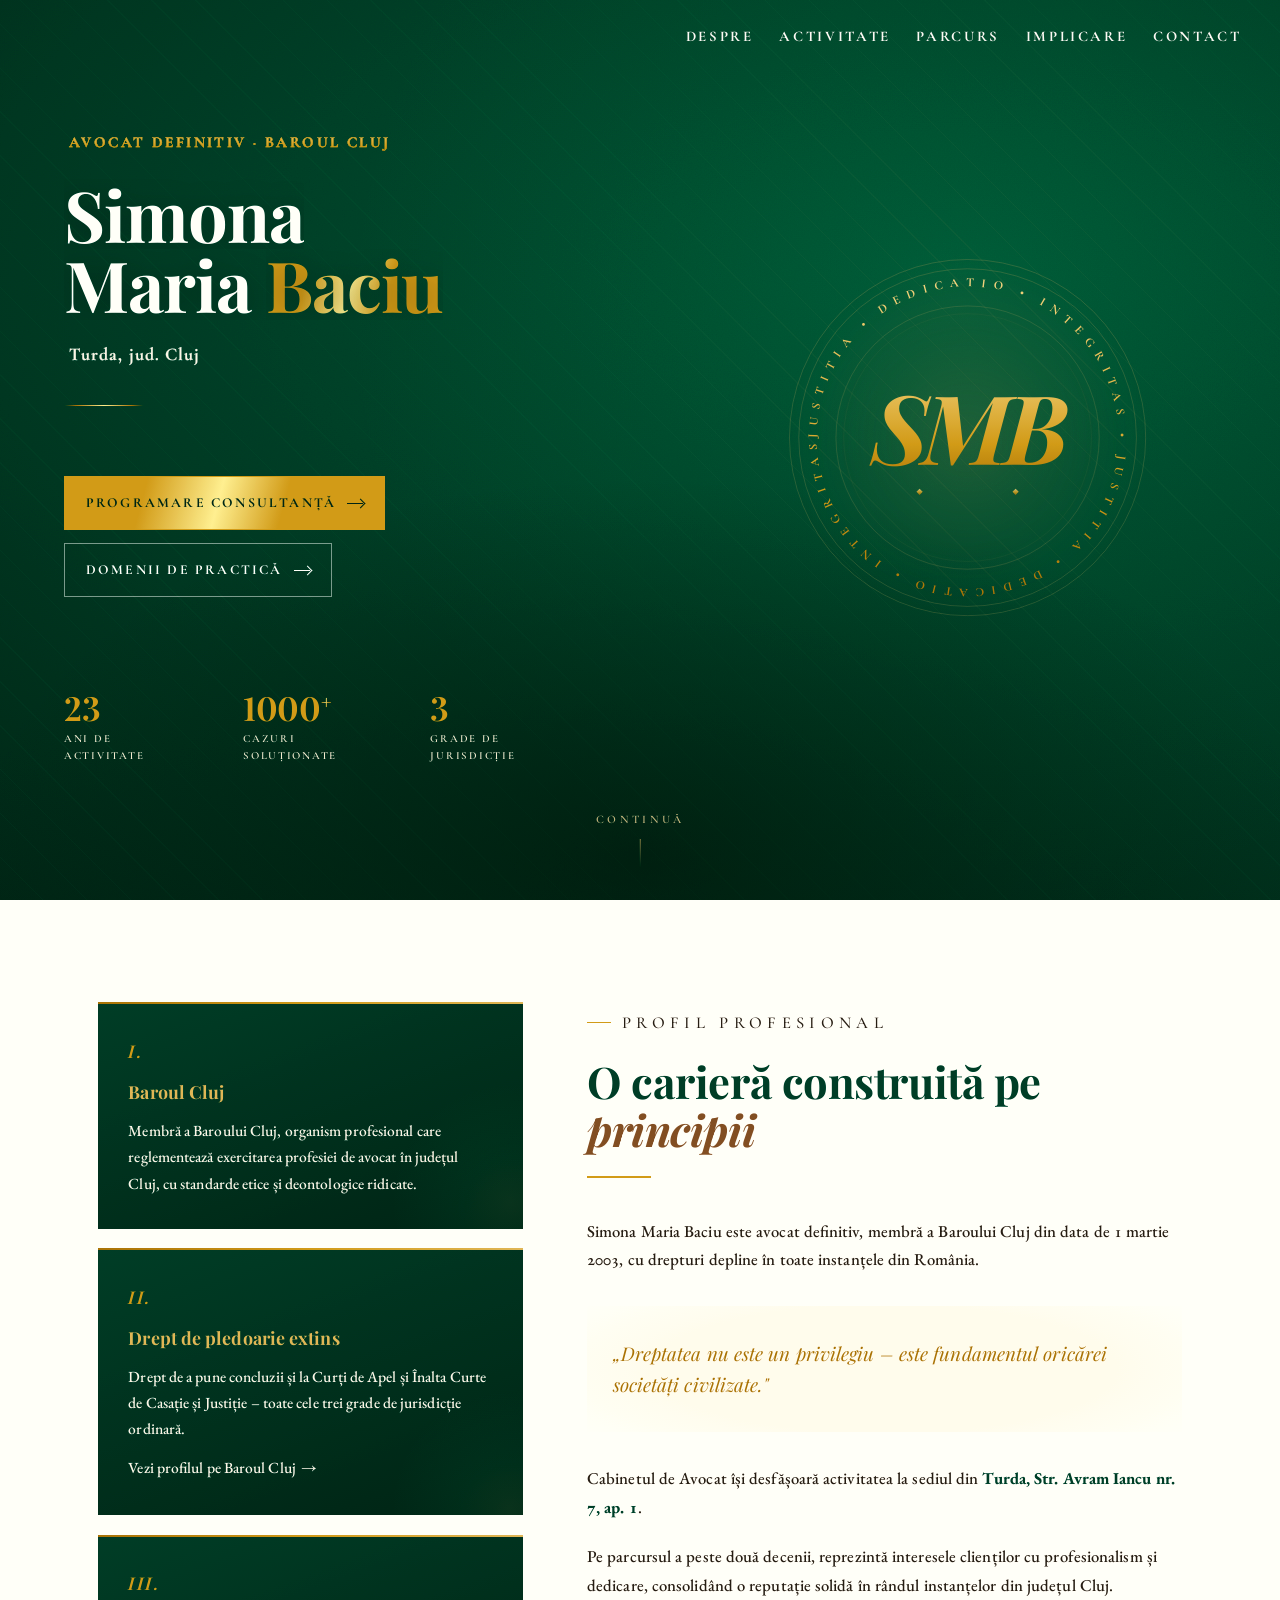
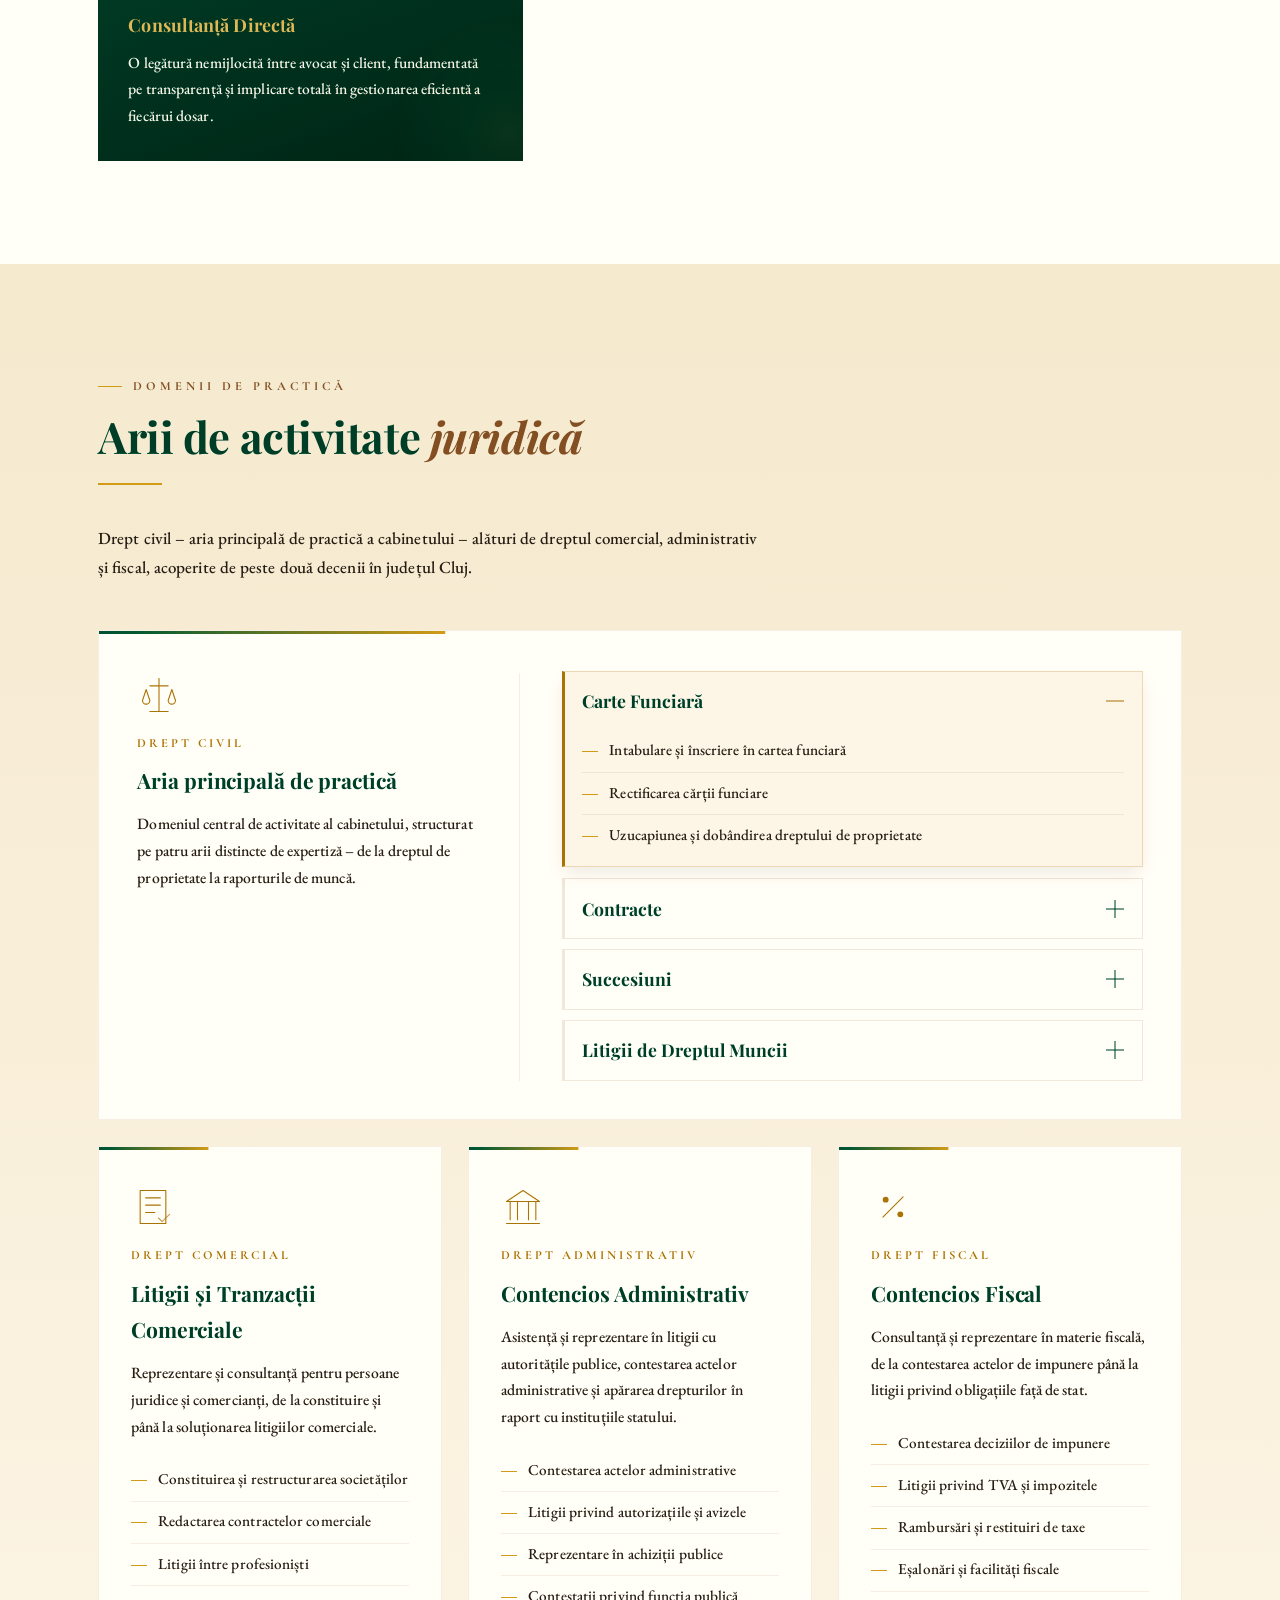
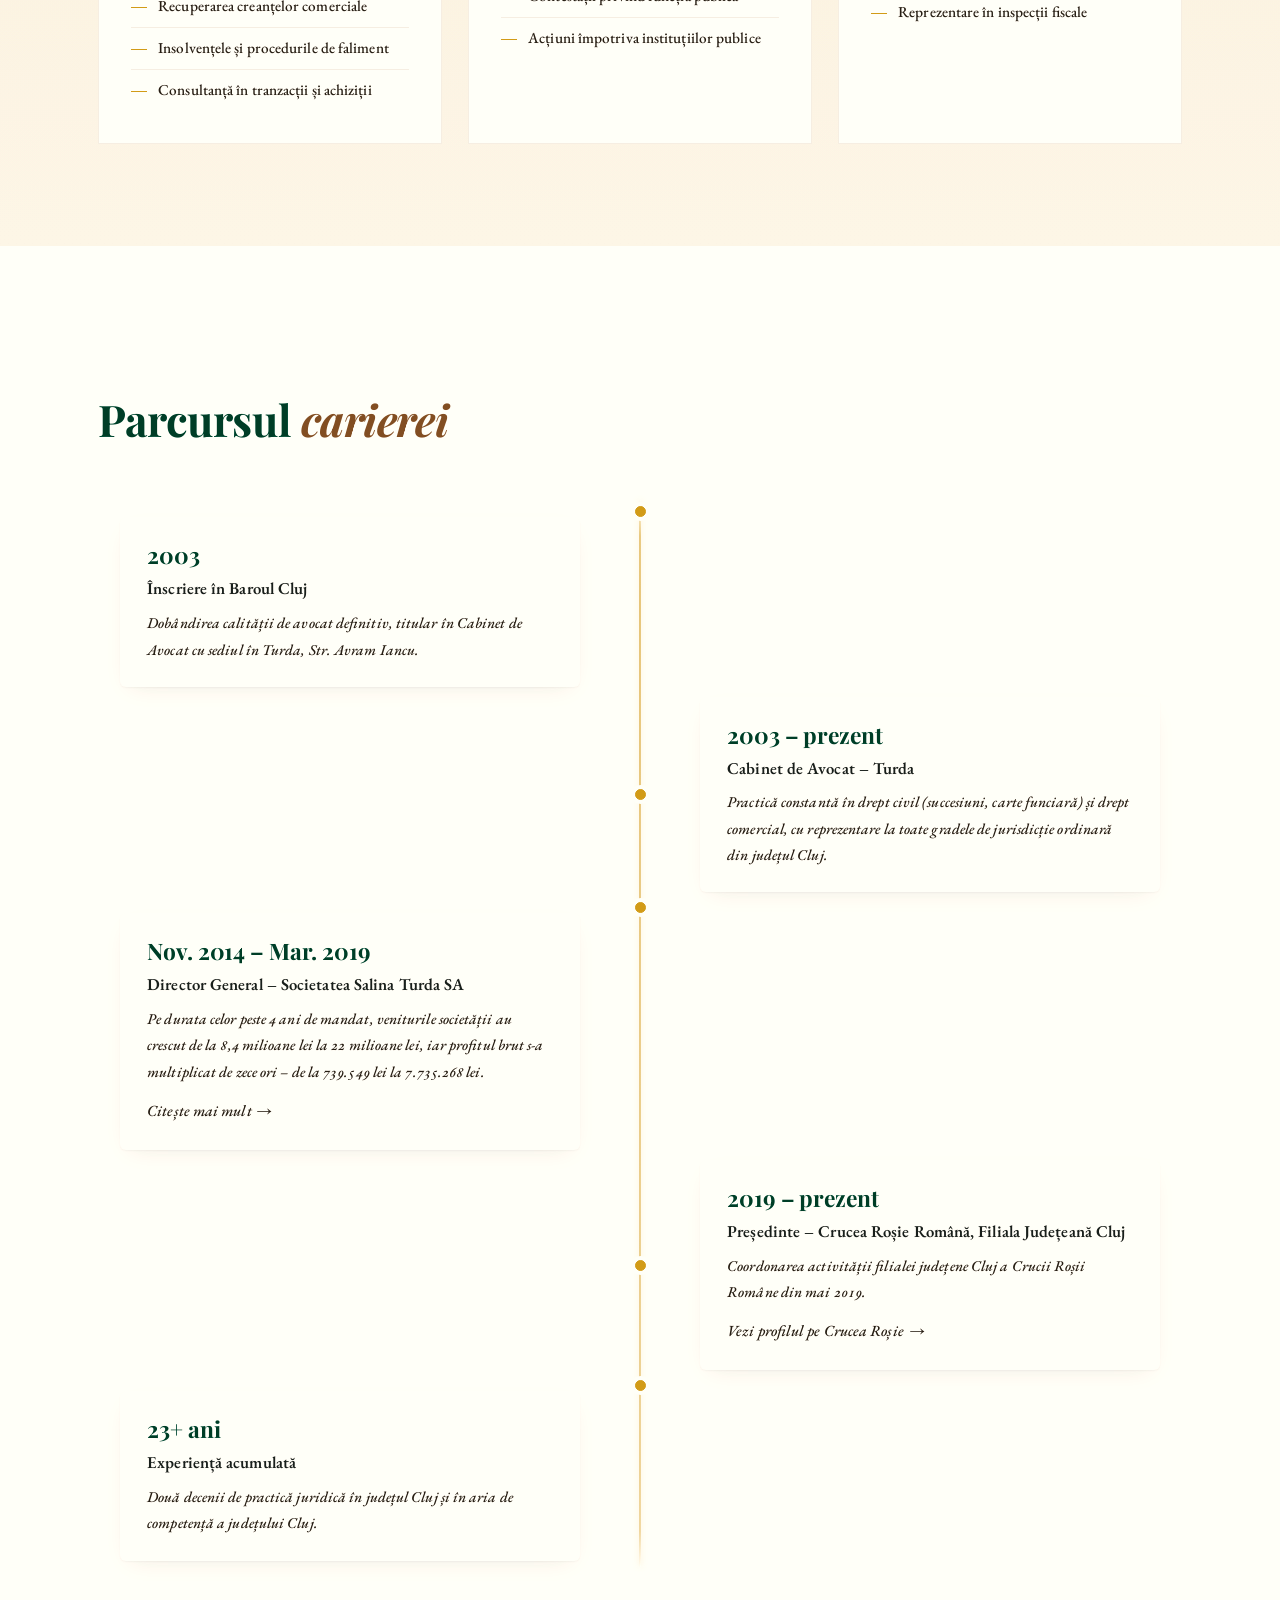
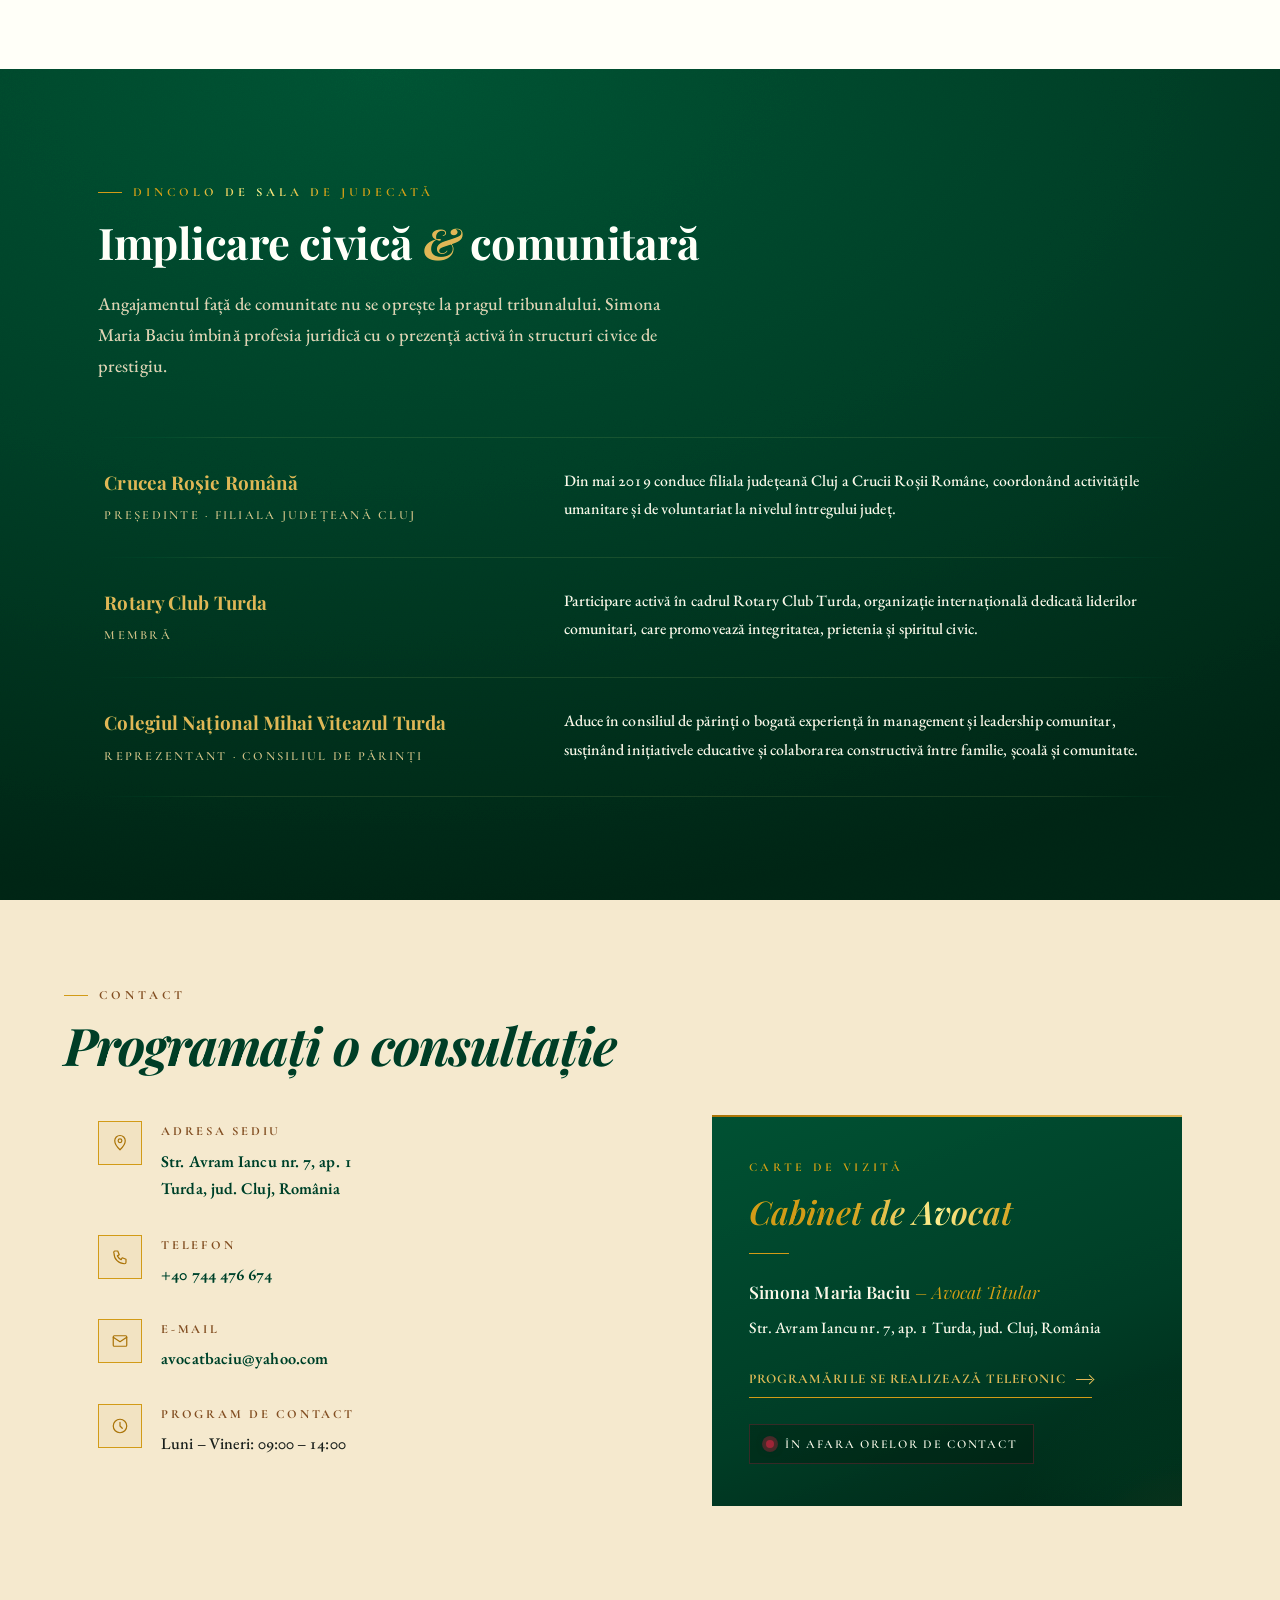
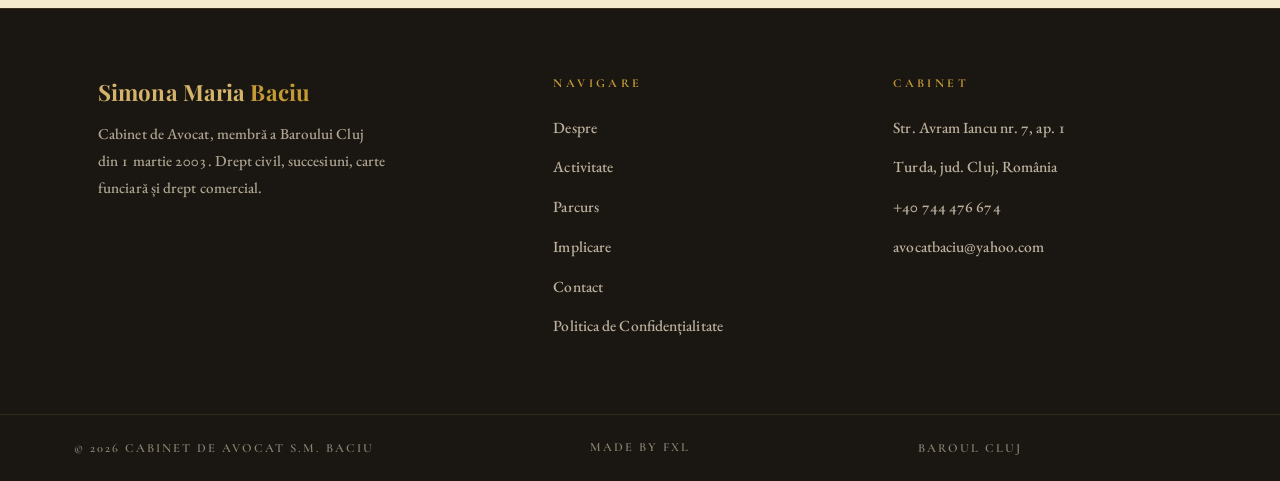
<file: index.html>
﻿<!DOCTYPE html>
<html lang="ro">
<head>
<meta charset="UTF-8" />
<meta name="viewport" content="width=device-width, initial-scale=1.0, minimum-scale=1" />
<meta name="description" content="Avocat titular Simona Maria Baciu. Specializare - drept civil, carte funciară și drept comercial. Peste 23 de ani de experiență. Baroul Cluj - Turda." />
<meta name="theme-color" content="#00261A" />
<meta property="og:title" content="Simona Maria Baciu – Avocat | Baroul Cluj" />
<meta property="og:description" content="Cabinet de Avocat. Peste 23 de ani de practică în drept civil și comercial. Turda, jud. Cluj." />
<meta property="og:type" content="website" />
<meta property="og:url" content="https://www.avocatbaciu.com/" />
<meta property="og:locale" content="ro_RO" />
<meta property="og:site_name" content="Cabinet de Avocat Simona Maria Baciu" />
<meta property="og:image" content="https://www.avocatbaciu.com/assets/images/og-twitter-card.jpeg" />
<meta property="og:image:width" content="1200" />
<meta property="og:image:height" content="634" />
<meta property="og:image:type" content="image/jpeg" />
<meta property="og:image:alt" content="Cabinet avocat Simona Maria Baciu, Turda, jud. Cluj" />
<meta name="twitter:image" content="https://www.avocatbaciu.com/assets/images/og-twitter-card.jpeg" />
<meta name="twitter:image:alt" content="Cabinet avocat Simona Maria Baciu, Turda, jud. Cluj" />
<link rel="canonical" href="https://www.avocatbaciu.com/" />
<meta name="robots" content="index, follow" />
<meta name="author" content="Simona Maria Baciu" />
<meta name="geo.region" content="RO-CJ" />
<meta name="geo.placename" content="Turda, Cluj" />
<meta name="geo.position" content="46.5693;23.7884" />
<meta name="ICBM" content="46.5693, 23.7884" />
<meta name="twitter:card" content="summary_large_image" />
<meta name="twitter:title" content="Avocat Turda | Simona Maria Baciu – Drept Civil și Comercial" />
<meta name="twitter:description" content="Cabinet de Avocat în Turda, jud. Cluj. Peste 23 de ani de experiență. Baroul Cluj." />
<title>Cabinet de Avocat - Simona Maria Baciu | Turda jud. Cluj</title>
<link rel="icon" type="image/png" href="favicon.png" sizes="144x144" />
<link rel="icon" href="favicon.ico" sizes="16x16 32x32 48x48" />
<link rel="apple-touch-icon" href="apple-touch-icon.png" sizes="180x180" />

<link rel="dns-prefetch" href="//www.baroul-cluj.ro" />
<link rel="dns-prefetch" href="//www.google.com" />
<link rel="preconnect" href="https://fonts.googleapis.com" />
<link rel="preconnect" href="https://fonts.gstatic.com" crossorigin />
<!-- Doar variantele care apar efectiv in pagina randata, masurate pe ambele
     pagini: 11 din cele 18 cerute anterior. EB Garamond nu cere 700 — un
     font-weight: 700 cade curat pe 600, fara ingrosare sintetica. -->
<link href="https://fonts.googleapis.com/css2?family=Playfair+Display:ital,wght@0,600;0,700;1,400;1,600;1,700&family=EB+Garamond:ital,wght@0,500;0,600;1,500&family=Cormorant+Garamond:wght@500;600;700&display=swap" rel="stylesheet" />


<link rel="stylesheet" href="style.css" />
<script type="application/ld+json">
{
  "@context": "https://schema.org",
  "@graph": [
  {
    "@type": "WebSite",
    "@id": "https://www.avocatbaciu.com/#website",
    "url": "https://www.avocatbaciu.com/",
    "name": "Cabinet de Avocat Simona Maria Baciu",
    "inLanguage": "ro-RO",
    "publisher": {"@id": "https://www.avocatbaciu.com/#legal-service"}
  },
  {
  "@type": "LegalService",
  "@id": "https://www.avocatbaciu.com/#legal-service",
  "name": "Cabinet de Avocat Simona Maria Baciu",
  "legalName": "Cabinet de Avocat Simona Maria Baciu",
  "description": "Cabinet avocat specializat în drept civil și comercial în Turda. Consultanță juridică, succesiuni, carte funciară, litigii civile și comerciale.",
  "url": "https://www.avocatbaciu.com/",
  "image": "https://www.avocatbaciu.com/assets/images/og-twitter-card.jpeg",
  "telephone": "+40744476674",
  "email": "avocatbaciu@yahoo.com",
  "address": {
    "@type": "PostalAddress",
    "streetAddress": "Str. Avram Iancu nr. 7, ap. 1",
    "addressLocality": "Turda",
    "addressRegion": "Cluj",
    "postalCode": "401100",
    "addressCountry": "RO"
  },
  "geo": {
    "@type": "GeoCoordinates",
    "latitude": 46.5693,
    "longitude": 23.7884
  },
  "hasMap": "https://www.google.com/maps/search/?api=1&query=Str.+Avram+Iancu+nr.+7,+Turda,+Cluj,+Romania",
  "areaServed": [
    {"@type": "City", "name": "Turda"},
    {"@type": "City", "name": "Cluj-Napoca"},
    {"@type": "AdministrativeArea", "name": "județul Cluj"}
  ],
  "priceRange": "$$",
  "openingHoursSpecification": [
    {
      "@type": "OpeningHoursSpecification",
      "dayOfWeek": ["Monday", "Tuesday", "Wednesday", "Thursday", "Friday"],
      "opens": "09:00",
      "closes": "14:00"
    }
  ],
  "sameAs": ["https://www.baroul-cluj.ro/tabloul-avocatilor/avocati-definitivi/"],
  "founder": {"@id": "https://www.avocatbaciu.com/#person"},
  "employee": {"@id": "https://www.avocatbaciu.com/#person"},
  "knowsAbout": [
    "Drept Civil",
    "Drept Comercial",
    "Succesiuni",
    "Carte Funciară",
    "Litigii Civile"
  ],
  "hasOfferCatalog": {
    "@type": "OfferCatalog",
    "name": "Servicii juridice",
    "itemListElement": [
      {"@type": "Offer", "itemOffered": {"@type": "Service", "name": "Consultanță drept civil"}},
      {"@type": "Offer", "itemOffered": {"@type": "Service", "name": "Succesiuni și partaj judiciar"}},
      {"@type": "Offer", "itemOffered": {"@type": "Service", "name": "Carte funciară și intabulare"}},
      {"@type": "Offer", "itemOffered": {"@type": "Service", "name": "Litigii și tranzacții comerciale"}}
    ]
  }
  },
  {
  "@type": "Person",
  "@id": "https://www.avocatbaciu.com/#person",
  "name": "Simona Maria Baciu",
  "jobTitle": "Avocat Definitiv",
  "description": "Avocat definitiv membră a Baroului Cluj din 1 martie 2003, cu peste 23 de ani de experiență în drept civil și comercial.",
  "url": "https://www.avocatbaciu.com/",
  "image": "https://www.avocatbaciu.com/assets/images/og-twitter-card.jpeg",
  "telephone": "+40744476674",
  "email": "avocatbaciu@yahoo.com",
  "worksFor": {"@id": "https://www.avocatbaciu.com/#legal-service"},
  "memberOf": {
    "@type": "Organization",
    "name": "Baroul Cluj",
    "url": "https://www.baroul-cluj.ro"
  },
  "knowsAbout": [
    "Drept Civil",
    "Drept Comercial",
    "Succesiuni",
    "Carte Funciară",
    "Litigii Civile"
  ],
  "sameAs": ["https://www.baroul-cluj.ro/tabloul-avocatilor/avocati-definitivi/"]
  },
  {
  "@type": "WebPage",
  "@id": "https://www.avocatbaciu.com/#webpage",
  "url": "https://www.avocatbaciu.com/",
  "name": "Cabinet de Avocat - Simona Maria Baciu | Turda jud. Cluj",
  "description": "Avocat titular Simona Maria Baciu. Specializare - drept civil, carte funciară și drept comercial. Peste 23 de ani de experiență. Baroul Cluj - Turda.",
  "inLanguage": "ro-RO",
  "isPartOf": {"@id": "https://www.avocatbaciu.com/#website"},
  "about": {"@id": "https://www.avocatbaciu.com/#legal-service"},
  "primaryImageOfPage": "https://www.avocatbaciu.com/assets/images/og-twitter-card.jpeg"
  }
  ]
}
</script>
</head>
<body>

<a href="#continut-principal" class="skip-link">Sari la conținut</a>
<div class="scroll-progress" id="scrollProgress" aria-hidden="true"></div>

<!-- ============ NAV ============ -->
<nav class="site-nav" id="siteNav" aria-label="Navigare principală">
  <a class="nav-brand" href="#hero">Simona Maria Baciu</a>
  <ul class="nav-links" id="navLinks">
    <li><a href="#despre">Despre</a></li>
    <li><a href="#activitate">Activitate</a></li>
    <li><a href="#parcurs">Parcurs</a></li>
    <li><a href="#civic">Implicare</a></li>
    <li><a href="#contact">Contact</a></li>
  </ul>
  <button class="nav-toggle" aria-label="Deschide meniul" aria-expanded="false" aria-controls="navLinks">
    <span class="nav-toggle-bars"><span></span><span></span><span></span></span>
  </button>
</nav>

<main id="continut-principal">

<!-- ============ HERO ============ -->
<section id="hero" aria-label="Prezentare avocat Simona Maria Baciu">
  <div class="hero-pattern" aria-hidden="true"></div>
  <div class="grain" aria-hidden="true"></div>
  <div class="hero-vignette" aria-hidden="true"></div>

  <div class="hero-left">
    <p class="hero-eyebrow">Avocat definitiv &middot; Baroul Cluj</p>

    <h1 class="hero-name">
      <span class="word-reveal" data-d="0.05"><span>Simona</span></span><br>
      <span class="word-reveal" data-d="0.18"><span>Maria&nbsp;</span></span><span class="word-reveal" data-d="0.30"><span><span class="baciu-gold">Baciu</span></span></span>
      <span class="hero-h1-sub">Turda, jud. Cluj</span>
    </h1>

    <div class="hero-divider" aria-hidden="true"></div>

    <div class="hero-cta-row">
      <a class="btn" href="#contact">
        Programare consultanță
        <span class="btn-arrow" aria-hidden="true"></span>
      </a>
      <a class="btn btn--ghost" href="#activitate">
        Domenii de practică
        <span class="btn-arrow" aria-hidden="true"></span>
      </a>
    </div>

    <div class="hero-stats">
      <div>
        <!-- Valoarea reala sta in HTML, nu 0: fara JS asta e ce citeste un robot,
             iar cifrele sunt principalul semnal de credibilitate al paginii.
             animateCounter() scrie oricum '0' inainte sa porneasca numaratoarea. -->
        <div class="hero-stat-num"><span class="counter" data-target="23">23</span></div>
        <div class="hero-stat-label">Ani de activitate</div>
      </div>
      <div>
        <div class="hero-stat-num"><span class="counter" data-target="1000">1000</span><sup>+</sup></div>
        <div class="hero-stat-label">Cazuri soluționate</div>
      </div>
      <div>
        <div class="hero-stat-num"><span class="counter" data-target="3">3</span></div>
        <div class="hero-stat-label">Grade de jurisdicție</div>
      </div>
    </div>
  </div>

  <div class="hero-right">
    <div class="hero-seal" role="img" aria-label="Sigiliu Cabinet S.M.B.">
      <div class="hero-seal-bg" aria-hidden="true"></div>

      <!-- Tilt carrier: primeste transformul 3D de la cursor (JS).
           Separat de .hero-seal, care e ocupat de animatia sealIn (fill-mode
           forwards bate stilul inline), si separat de .ring-rotate, unde o
           animatie in curs pe transform ar suprascrie tiltul. -->
      <div class="seal-tilt">

        <!-- Strat static: inele, monograma, linie, romburi -->
        <svg class="seal-static" viewBox="0 0 500 500" xmlns="http://www.w3.org/2000/svg" aria-hidden="true" focusable="false">
          <defs>
            <linearGradient id="goldGrad" x1="0" y1="0" x2="0" y2="1">
              <stop offset="0%"  stop-color="#E8D090"/>
              <stop offset="65%" stop-color="#C49A35"/>
              <stop offset="100%" stop-color="#9E7420"/>
            </linearGradient>
            <linearGradient id="glintGrad" x1="0" y1="0" x2="1" y2="0.27" gradientUnits="objectBoundingBox">
              <stop offset="0%"   stop-color="#C49A35"/>
              <stop offset="25%"  stop-color="#C49A35"/>
              <stop offset="48%"  stop-color="#F5E9A0"/>
              <stop offset="68%"  stop-color="#C49A35"/>
              <stop offset="100%" stop-color="#C49A35"/>
            </linearGradient>
          </defs>

          <!-- Outer rings -->
          <circle cx="250" cy="250" r="230" fill="none" stroke="rgba(201,168,108,0.28)" stroke-width="1"/>
          <circle cx="250" cy="250" r="218" fill="none" stroke="rgba(201,168,108,0.45)" stroke-width="0.6"/>
          <circle cx="250" cy="250" r="170" fill="none" stroke="rgba(201,168,108,0.36)" stroke-width="0.6"/>
          <circle cx="250" cy="250" r="160" fill="none" stroke="rgba(201,168,108,0.18)" stroke-width="0.4"/>

          <!-- Center monogram -->
          <text class="seal-monogram" x="250" y="285" text-anchor="middle" fill="url(#glintGrad)">SMB</text>

          <!-- Underline -->
          <line x1="195" y1="320" x2="305" y2="320" stroke="url(#goldGrad)" stroke-width="0.8"/>

          <!-- Tiny diamonds -->
          <g fill="url(#goldGrad)" opacity="0.85">
            <path d="M 184 320 l 4 -4 l 4 4 l -4 4 z"/>
            <path d="M 308 320 l 4 -4 l 4 4 l -4 4 z"/>
          </g>
        </svg>

        <!-- Strat rotativ. Rotatia sta pe DIV, nu pe un <g> din SVG: WebKit nu
             promoveaza copiii SVG intr-un layer de compozitie, asa ca un <g>
             animat forteaza re-rasterizarea intregului sigiliu la fiecare frame. -->
        <div class="ring-rotate" aria-hidden="true">
          <svg class="seal-ring" viewBox="0 0 500 500" xmlns="http://www.w3.org/2000/svg" aria-hidden="true" focusable="false">
            <defs>
              <linearGradient id="goldGradRing" x1="0" y1="0" x2="0" y2="1">
                <stop offset="0%"  stop-color="#E8D090"/>
                <stop offset="65%" stop-color="#C49A35"/>
                <stop offset="100%" stop-color="#9E7420"/>
              </linearGradient>
              <path id="ringPath" d="M 250,250 m -195,0 a 195,195 0 1,1 390,0 a 195,195 0 1,1 -390,0"/>
            </defs>
            <text class="seal-circ-text">
              <textPath href="#ringPath" startOffset="0" textLength="1225" lengthAdjust="spacing">JUSTITIA &#8226; DEDICATIO &#8226; INTEGRITAS &#8226; JUSTITIA &#8226; DEDICATIO &#8226; INTEGRITAS</textPath>
            </text>
          </svg>
        </div>

      </div>
    </div>
  </div>

  <a href="#despre" class="scroll-cue" aria-label="Continuă">
    <span class="scroll-cue-text">Continuă</span>
    <span class="scroll-cue-line" aria-hidden="true"></span>
  </a>
</section>

<!-- ============ DESPRE ============ -->
<section id="despre" aria-label="Profil profesional avocat Turda">
  <div class="section-inner">
    <div class="about-grid">
      <div class="about-text">
        <p class="section-label reveal">Profil profesional</p>
        <h2 class="section-title reveal d1">O carieră construită pe <em>principii</em></h2>
        <div class="section-rule reveal d2"></div>
        <p class="reveal d2">Simona Maria Baciu este avocat definitiv, membră a Baroului Cluj din data de 1 martie 2003, cu drepturi depline în toate instanțele din România.</p>
        <figure>
          <blockquote class="about-quote" cite="https://www.avocatbaciu.com/">
            „Dreptatea nu este un privilegiu – este fundamentul oricărei societăți civilizate."
          </blockquote>
        </figure>
        <p class="reveal d3">Cabinetul de Avocat își desfășoară activitatea la sediul din <strong>Turda, Str. Avram Iancu nr. 7, ap. 1</strong>.</p>
        <p class="reveal d4">Pe parcursul a peste două decenii, reprezintă interesele clienților cu profesionalism și dedicare, consolidând o reputație solidă în rândul instanțelor din județul Cluj.</p>
      </div>

      <div class="about-cards-col">
        <article class="about-card reveal reveal-right d2">
          <div class="about-card-num">I.</div>
          <h3 class="about-card-title">Baroul Cluj</h3>
          <p class="about-card-text">Membră a Baroului Cluj, organism profesional care reglementează exercitarea profesiei de avocat în județul Cluj, cu standarde etice și deontologice ridicate.</p>
        </article>
        <article class="about-card reveal reveal-right d3">
          <div class="about-card-num">II.</div>
          <h3 class="about-card-title">Drept de pledoarie extins</h3>
          <p class="about-card-text">Drept de a pune concluzii și la Curți de Apel și Înalta Curte de Casație și Justiție – toate cele trei grade de jurisdicție ordinară.</p>
          <a href="https://www.baroul-cluj.ro/tabloul-avocatilor/avocati-definitivi/"
             target="_blank" rel="noopener noreferrer"
             class="card-link">
            Vezi profilul pe Baroul Cluj <span aria-hidden="true">→</span>
          </a>
        </article>
        <article class="about-card reveal reveal-right d4">
          <div class="about-card-num">III.</div>
          <h3 class="about-card-title">Consultanță Directă</h3>
          <p class="about-card-text">O legătură nemijlocită între avocat și client, fundamentată pe transparență și implicare totală în gestionarea eficientă a fiecărui dosar.</p>
        </article>
      </div>
    </div>
  </div>
</section>

<!-- ============ ACTIVITATE ============ -->
<section id="activitate" aria-label="Domenii de practică juridică">
  <div class="section-inner">
    <p class="section-label reveal">Domenii de practică</p>
    <h2 class="section-title reveal d1">Arii de activitate <em>juridică</em></h2>
    <div class="section-rule reveal d2"></div>
    <p class="activity-intro reveal d2">Drept civil – aria principală de practică a cabinetului – alături de dreptul comercial, administrativ și fiscal, acoperite de peste două decenii în județul Cluj.</p>

    <div class="activity-primary">
      <article class="activity-card activity-card--wide reveal d2">
        <div class="activity-card-left">
          <div class="activity-icon" aria-hidden="true">
            <svg viewBox="0 0 48 48" fill="none" stroke="currentColor" stroke-linecap="round" stroke-linejoin="round">
              <path pathLength="1" d="M24 6v36"/>
              <path pathLength="1" d="M14 14h20"/>
              <path pathLength="1" d="M10 18 L6 30 a4 4 0 0 0 8 0 z"/>
              <path pathLength="1" d="M38 18 L34 30 a4 4 0 0 0 8 0 z"/>
              <path pathLength="1" d="M14 42h20"/>
            </svg>
          </div>
          <div class="activity-domain">Drept Civil</div>
          <h3 class="activity-title">Aria principală de practică</h3>
          <p class="activity-text">Domeniul central de activitate al cabinetului, structurat pe patru arii distincte de expertiză – de la dreptul de proprietate la raporturile de muncă.</p>
        </div>

        <div class="activity-card-right">
          <div class="activity-accordion">
            <div class="accordion-item open">
              <h4 class="accordion-heading">
                <button class="accordion-trigger" aria-expanded="true">
                  <span>Carte Funciară</span>
                  <span class="accordion-icon" aria-hidden="true"></span>
                </button>
              </h4>
              <div class="accordion-panel">
                <div class="accordion-panel-inner">
                  <ul class="activity-list">
                    <li>Intabulare și înscriere în cartea funciară</li>
                    <li>Rectificarea cărții funciare</li>
                    <li>Uzucapiunea și dobândirea dreptului de proprietate</li>
                  </ul>
                </div>
              </div>
            </div>

            <div class="accordion-item">
              <h4 class="accordion-heading">
                <button class="accordion-trigger" aria-expanded="false">
                  <span>Contracte</span>
                  <span class="accordion-icon" aria-hidden="true"></span>
                </button>
              </h4>
              <div class="accordion-panel">
                <div class="accordion-panel-inner">
                  <ul class="activity-list">
                    <li>Redactarea și negocierea contractelor civile</li>
                    <li>Contracte de vânzare-cumpărare imobiliară</li>
                    <li>Litigii privind executarea sau rezilierea contractelor</li>
                    <li>Recuperarea creanțelor civile</li>
                  </ul>
                </div>
              </div>
            </div>

            <div class="accordion-item">
              <h4 class="accordion-heading">
                <button class="accordion-trigger" aria-expanded="false">
                  <span>Succesiuni</span>
                  <span class="accordion-icon" aria-hidden="true"></span>
                </button>
              </h4>
              <div class="accordion-panel">
                <div class="accordion-panel-inner">
                  <ul class="activity-list">
                    <li>Deschiderea și dezbaterea succesiunilor</li>
                    <li>Testamente și litigii succesorale</li>
                    <li>Partaj judiciar și convențional</li>
                  </ul>
                </div>
              </div>
            </div>

            <div class="accordion-item">
              <h4 class="accordion-heading">
                <button class="accordion-trigger" aria-expanded="false">
                  <span>Litigii de Dreptul Muncii</span>
                  <span class="accordion-icon" aria-hidden="true"></span>
                </button>
              </h4>
              <div class="accordion-panel">
                <div class="accordion-panel-inner">
                  <ul class="activity-list">
                    <li>Contestarea deciziilor de concediere</li>
                    <li>Litigii privind drepturile salariale</li>
                    <li>Redactarea contractelor individuale de muncă</li>
                    <li>Negocierea și încheierea contractelor colective de muncă</li>
                    <li>Reprezentare în conflicte de muncă</li>
                  </ul>
                </div>
              </div>
            </div>
          </div>
        </div>
      </article>
    </div>

    <div class="activity-grid activity-grid--secondary">
      <article class="activity-card reveal d3">
        <div class="activity-icon" aria-hidden="true">
          <svg viewBox="0 0 48 48" fill="none" stroke="currentColor" stroke-linecap="round" stroke-linejoin="round">
            <rect pathLength="1" x="10" y="6" width="28" height="36"/>
            <path pathLength="1" d="M16 14h16 M16 22h16 M16 30h10"/>
            <path pathLength="1" d="M30 36 l4 4 l8 -8" opacity="0.7"/>
          </svg>
        </div>
        <div class="activity-domain">Drept Comercial</div>
        <h3 class="activity-title">Litigii și Tranzacții Comerciale</h3>
        <p class="activity-text">Reprezentare și consultanță pentru persoane juridice și comercianți, de la constituire și până la soluționarea litigiilor comerciale.</p>
        <ul class="activity-list">
          <li>Constituirea și restructurarea societăților</li>
          <li>Redactarea contractelor comerciale</li>
          <li>Litigii între profesioniști</li>
          <li>Recuperarea creanțelor comerciale</li>
          <li>Insolvențele și procedurile de faliment</li>
          <li>Consultanță în tranzacții și achiziții</li>
        </ul>
      </article>

      <article class="activity-card reveal d4">
        <div class="activity-icon" aria-hidden="true">
          <svg viewBox="0 0 48 48" fill="none" stroke="currentColor" stroke-linecap="round" stroke-linejoin="round">
            <path pathLength="1" d="M6 18 L24 6 L42 18 Z"/>
            <path pathLength="1" d="M10 18v20 M18 18v20 M30 18v20 M38 18v20"/>
            <path pathLength="1" d="M6 42h36"/>
          </svg>
        </div>
        <div class="activity-domain">Drept Administrativ</div>
        <h3 class="activity-title">Contencios Administrativ</h3>
        <p class="activity-text">Asistență și reprezentare în litigii cu autoritățile publice, contestarea actelor administrative și apărarea drepturilor în raport cu instituțiile statului.</p>
        <ul class="activity-list">
          <li>Contestarea actelor administrative</li>
          <li>Litigii privind autorizațiile și avizele</li>
          <li>Reprezentare în achiziții publice</li>
          <li>Contestații privind funcția publică</li>
          <li>Acțiuni împotriva instituțiilor publice</li>
        </ul>
      </article>

      <article class="activity-card reveal d5">
        <div class="activity-icon" aria-hidden="true">
          <svg viewBox="0 0 48 48" fill="none" stroke="currentColor" stroke-linecap="round" stroke-linejoin="round">
            <path pathLength="1" d="M13 35 L35 13"/>
            <circle cx="16" cy="16" r="3.2" fill="currentColor" stroke="none"/>
            <circle cx="32" cy="32" r="3.2" fill="currentColor" stroke="none"/>
          </svg>
        </div>
        <div class="activity-domain">Drept Fiscal</div>
        <h3 class="activity-title">Contencios Fiscal</h3>
        <p class="activity-text">Consultanță și reprezentare în materie fiscală, de la contestarea actelor de impunere până la litigii privind obligațiile față de stat.</p>
        <ul class="activity-list">
          <li>Contestarea deciziilor de impunere</li>
          <li>Litigii privind TVA și impozitele</li>
          <li>Rambursări și restituiri de taxe</li>
          <li>Eșalonări și facilități fiscale</li>
          <li>Reprezentare în inspecții fiscale</li>
        </ul>
      </article>
    </div>
  </div>
</section>

<!-- ============ PARCURS ============ -->
<section id="parcurs" aria-label="Parcursul carierei">
  <div class="section-inner">
    <p class="section-label reveal">Biografie profesională</p>
    <h2 class="section-title reveal d1">Parcursul <em>carierei</em></h2>

    <div class="flow">
      <div class="flow-fill" id="flowFill" aria-hidden="true"></div>
      <ol class="flow-list">
        <li class="flow-item" data-side="left">
          <span class="flow-node" aria-hidden="true"></span>
          <div class="flow-shift">
            <article class="flow-card">
              <div class="flow-year">2003</div>
              <h3 class="flow-event">Înscriere în Baroul Cluj</h3>
              <div class="flow-detail">Dobândirea calității de avocat definitiv, titular în Cabinet de Avocat cu sediul în Turda, Str. Avram Iancu.</div>
            </article>
          </div>
        </li>
        <li class="flow-item" data-side="right">
          <span class="flow-node" aria-hidden="true"></span>
          <div class="flow-shift">
            <article class="flow-card">
              <div class="flow-year">2003 – prezent</div>
              <h3 class="flow-event">Cabinet de Avocat – Turda</h3>
              <div class="flow-detail">Practică constantă în drept civil (succesiuni, carte funciară) și drept comercial, cu reprezentare la toate gradele de jurisdicție ordinară din județul Cluj.</div>
            </article>
          </div>
        </li>
        <li class="flow-item" data-side="left">
          <span class="flow-node" aria-hidden="true"></span>
          <div class="flow-shift">
            <article class="flow-card">
              <div class="flow-year">Nov. 2014 – Mar. 2019</div>
              <h3 class="flow-event">Director General – Societatea Salina Turda SA</h3>
              <div class="flow-detail">Pe durata celor peste 4 ani de mandat, veniturile societății au crescut de la 8,4 milioane lei la 22 milioane lei, iar profitul brut s-a multiplicat de zece ori – de la 739.549 lei la 7.735.268 lei.<br><a href="https://turdanews.net/rezultatele-financiare-ale-societatii-turda-salina-durgau-sa-sunt-fabuloase/" target="_blank" rel="noopener noreferrer" class="card-link">Citește mai mult <span aria-hidden="true">→</span></a></div>
            </article>
          </div>
        </li>
        <li class="flow-item" data-side="right">
          <span class="flow-node" aria-hidden="true"></span>
          <div class="flow-shift">
            <article class="flow-card">
              <div class="flow-year">2019 – prezent</div>
              <h3 class="flow-event">Președinte – Crucea Roșie Română, Filiala Județeană Cluj</h3>
              <div class="flow-detail">Coordonarea activității filialei județene Cluj a Crucii Roșii Române din mai 2019.<br><a href="https://crucearosie.ro/filiala/cluj/" target="_blank" rel="noopener noreferrer" class="card-link">Vezi profilul pe Crucea Roșie <span aria-hidden="true">→</span></a></div>
            </article>
          </div>
        </li>
        <li class="flow-item" data-side="left">
          <span class="flow-node" aria-hidden="true"></span>
          <div class="flow-shift">
            <article class="flow-card">
              <div class="flow-year">23+ ani</div>
              <h3 class="flow-event">Experiență acumulată</h3>
              <div class="flow-detail">Două decenii de practică juridică în județul Cluj și în aria de competență a județului Cluj.</div>
            </article>
          </div>
        </li>
      </ol>
    </div>
  </div>
</section>

<!-- ============ CIVIC ============ -->
<section id="civic" aria-label="Implicare civică și comunitară">
  <div class="grain" aria-hidden="true"></div>
  <div class="section-inner">
    <p class="section-label reveal">Dincolo de sala de judecată</p>
    <h2 class="section-title reveal d1">Implicare civică <em>&amp;</em> comunitară</h2>
    <p class="civic-intro reveal d2">Angajamentul față de comunitate nu se oprește la pragul tribunalului. Simona Maria Baciu îmbină profesia juridică cu o prezență activă în structuri civice de prestigiu.</p>

    <div class="civic-list">
      <div class="civic-item reveal d2">
        <div class="civic-left">
          <div class="civic-org">Crucea Roșie Română</div>
          <div class="civic-role">Președinte &middot; Filiala Județeană Cluj</div>
        </div>
        <div class="civic-desc">Din mai 2019 conduce filiala județeană Cluj a Crucii Roșii Române, coordonând activitățile umanitare și de voluntariat la nivelul întregului județ.</div>
      </div>
      <div class="civic-item reveal d3">
        <div class="civic-left">
          <div class="civic-org">Rotary Club Turda</div>
          <div class="civic-role">Membră</div>
        </div>
        <div class="civic-desc">Participare activă în cadrul Rotary Club Turda, organizație internațională dedicată liderilor comunitari, care promovează integritatea, prietenia și spiritul civic.</div>
      </div>
      <div class="civic-item reveal d4">
        <div class="civic-left">
          <div class="civic-org">Colegiul Național Mihai Viteazul Turda</div>
          <div class="civic-role">Reprezentant &middot; Consiliul de Părinți</div>
        </div>
        <div class="civic-desc">Aduce în consiliul de părinți o bogată experiență în management și leadership comunitar, susținând inițiativele educative și colaborarea constructivă între familie, școală și comunitate.</div>
      </div>
    </div>
  </div>
</section>

<!-- ============ CONTACT ============ -->
<section id="contact" aria-label="Date de contact cabinet avocat Turda">
  <div class="section-inner">
    <div class="contact-heading-block">
      <p class="section-label reveal">Contact</p>
      <h2 class="contact-heading reveal reveal-left">Programați o consultație</h2>
    </div>

    <div class="contact-grid">
      <div>
        <div class="contact-info-item reveal d2">
          <div class="contact-icon-wrap" aria-hidden="true">
            <svg viewBox="0 0 24 24" fill="none" stroke="currentColor" stroke-width="1.6" stroke-linecap="round" stroke-linejoin="round">
              <path d="M12 21s-7-6.5-7-12a7 7 0 0 1 14 0c0 5.5-7 12-7 12z"/>
              <circle cx="12" cy="9" r="2.5"/>
            </svg>
          </div>
          <div>
            <div class="contact-label">Adresa sediu</div>
            <a class="contact-value ulink"
               href="https://www.google.com/maps/search/?api=1&query=Str.+Avram+Iancu+nr.+7,+Turda,+Cluj,+Romania"
               target="_blank"
               rel="noopener noreferrer">Str. Avram Iancu nr. 7, ap. 1<br>Turda, jud. Cluj, România</a>
          </div>
        </div>

        <div class="contact-info-item reveal d3">
          <div class="contact-icon-wrap" aria-hidden="true">
            <svg viewBox="0 0 24 24" fill="none" stroke="currentColor" stroke-width="1.6" stroke-linecap="round" stroke-linejoin="round">
              <path d="M5 4h4l2 5-2.5 1.5a11 11 0 0 0 5 5L15 13l5 2v4a2 2 0 0 1-2 2A14 14 0 0 1 4 7a2 2 0 0 1 1-3z"/>
            </svg>
          </div>
          <div>
            <div class="contact-label">Telefon</div>
            <div class="contact-value">
              <a class="ulink" href="tel:+40744476674">+40 744 476 674</a>
            </div>
          </div>
        </div>

        <div class="contact-info-item reveal d4">
          <div class="contact-icon-wrap" aria-hidden="true">
            <svg viewBox="0 0 24 24" fill="none" stroke="currentColor" stroke-width="1.6" stroke-linecap="round" stroke-linejoin="round">
              <rect x="3" y="5" width="18" height="14" rx="1.5"/>
              <path d="M3 7l9 6 9-6"/>
            </svg>
          </div>
          <div>
            <div class="contact-label">E-mail</div>
            <div class="contact-value"><a class="ulink contact-obf" data-t="mail"></a></div>
          </div>
        </div>

        <div class="contact-info-item reveal d5">
          <div class="contact-icon-wrap" aria-hidden="true">
            <svg viewBox="0 0 24 24" fill="none" stroke="currentColor" stroke-width="1.6" stroke-linecap="round" stroke-linejoin="round">
              <circle cx="12" cy="12" r="9"/>
              <path d="M12 7v5l3 3"/>
            </svg>
          </div>
          <div>
            <div class="contact-label">Program de contact</div>
            <div class="contact-value">Luni – Vineri: 09:00 – 14:00</div>
          </div>
        </div>

      </div>

      <aside class="contact-panel reveal reveal-right d2" aria-label="Date cabinet">
        <div class="contact-panel-eyebrow">Carte de vizită</div>
        <div class="contact-panel-heading">Cabinet de Avocat</div>
        <div class="contact-panel-rule"></div>
        <div class="contact-panel-name">Simona Maria Baciu <span class="contact-panel-role">– Avocat Titular</span></div>
        <div class="contact-panel-addr">
          Str. Avram Iancu nr. 7, ap. 1<br>
          Turda, jud. Cluj, România
        </div>
        <a class="contact-panel-cta" href="tel:+40744476674">
          Programările se realizează telefonic
          <span class="btn-arrow" aria-hidden="true"></span>
        </a>
        <div class="status-badge" id="statusBadge">
          <span class="status-dot" aria-hidden="true"></span>
          <span class="status-text">Se verifică disponibilitatea&hellip;</span>
        </div>
      </aside>
    </div>
  </div>
</section>

</main>

<!-- ============ FOOTER ============ -->
<footer class="site-footer">
  <div class="footer-top">
    <div class="footer-brand-block">
      <div class="footer-brand-name">Simona Maria <span class="baciu-gold">Baciu</span></div>
      <p>Cabinet de Avocat, membră a Baroului Cluj din 1 martie 2003. Drept civil, succesiuni, carte funciară și drept comercial.</p>
    </div>
    <div class="footer-col footer-col--2">
      <div class="footer-col-title">Navigare</div>
      <nav aria-label="Navigare footer">
        <ul class="footer-list">
          <li><a href="#despre">Despre</a></li>
          <li><a href="#activitate">Activitate</a></li>
          <li><a href="#parcurs">Parcurs</a></li>
          <li><a href="#civic">Implicare</a></li>
          <li><a href="#contact">Contact</a></li>
          <li><a href="confidentialitate.html">Politica de Confidențialitate</a></li>
        </ul>
      </nav>
    </div>
    <div class="footer-col footer-col--3">
      <div class="footer-col-title">Cabinet</div>
      <ul class="footer-list">
        <li><a class="ulink" href="https://www.google.com/maps/search/?api=1&query=Str.+Avram+Iancu+nr.+7,+Turda,+Cluj,+Romania" target="_blank" rel="noopener noreferrer">Str. Avram Iancu nr. 7, ap. 1</a></li>
        <li><a class="ulink" href="https://www.google.com/maps/search/?api=1&query=Str.+Avram+Iancu+nr.+7,+Turda,+Cluj,+Romania" target="_blank" rel="noopener noreferrer">Turda, jud. Cluj, România</a></li>
        <li><a class="ulink" href="tel:+40744476674">+40 744 476 674</a></li>
        <li><a class="ulink contact-obf" data-t="mail"></a></li>
      </ul>
    </div>
  </div>
  <div class="footer-divider"></div>
  <div class="footer-bottom">
    <div class="footer-meta">© <span id="yr">2026</span> Cabinet de Avocat S.M. Baciu</div>
    <div class="footer-meta">Baroul Cluj</div>
    <div class="footer-meta footer-made-by"><a href="https://fxlstudio.com" target="_blank" rel="noopener noreferrer">Made by FXL</a></div>
  </div>
</footer>

<script>
if ('scrollRestoration' in history) history.scrollRestoration = 'manual';
if (!location.hash) window.scrollTo(0, 0);

(() => {
  'use strict';

  const reduce = window.matchMedia('(prefers-reduced-motion: reduce)').matches;

  /* ---- Year ---- */
  document.getElementById('yr').textContent = new Date().getFullYear();

  /* ---- Reveal observer ---- */
  const reveals = document.querySelectorAll('.reveal, .reveal-left, .reveal-right');
  const ro = new IntersectionObserver((entries) => {
    entries.forEach(e => {
      if (e.isIntersecting) { e.target.classList.add('visible'); ro.unobserve(e.target); }
    });
  }, { threshold: 0.12, rootMargin: '0px 0px -40px 0px' });
  reveals.forEach(el => ro.observe(el));

  /* ---- Hero word reveal on load ---- */
  requestAnimationFrame(() => {
    document.querySelectorAll('.word-reveal').forEach((el, i) => {
      const d = parseFloat(el.dataset.d || (0.05 + i * 0.12));
      el.style.transitionDelay = d + 's';
      // also offset the inner span via a small JS tick so each word lifts in
      setTimeout(() => el.classList.add('in'), 200 + i * 110);
    });
  });

  /* ---- Hero seal — subtle cursor tilt (desktop, fine pointer only) ---- */
  const sealZone = document.querySelector('.hero-right');
  const sealTilt = document.querySelector('.hero-seal .seal-tilt');
  if (sealZone && sealTilt && !reduce && window.matchMedia('(pointer: fine)').matches) {
    const maxTilt = 8;
    let sealRect = sealZone.getBoundingClientRect();
    let sealTicking = false;
    let pendingEvent = null;
    window.addEventListener('resize', () => { sealRect = sealZone.getBoundingClientRect(); });
    sealZone.addEventListener('mouseenter', () => { sealRect = sealZone.getBoundingClientRect(); });
    sealZone.addEventListener('mousemove', (e) => {
      pendingEvent = e;
      if (!sealTicking) {
        requestAnimationFrame(() => {
          const x = (pendingEvent.clientX - sealRect.left) / sealRect.width - 0.5;
          const y = (pendingEvent.clientY - sealRect.top) / sealRect.height - 0.5;
          sealTilt.style.transform = `rotateY(${x * maxTilt}deg) rotateX(${y * -maxTilt}deg)`;
          sealTicking = false;
        });
        sealTicking = true;
      }
    });
    sealZone.addEventListener('mouseleave', () => {
      sealTilt.style.transform = '';
    });
  }

  /* ---- Pause the hero seal's infinite ring rotation once it's off-screen.
     The rotation is now a GPU-composited transform (see .ring-rotate), so it no
     longer repaints — but an active CAAnimation still keeps the layer and the
     display link alive, which costs battery and blocks GPU downclocking. ---- */
  const sealEl = document.querySelector('.hero-seal');
  const ringEls = document.querySelectorAll('.hero-seal .ring-rotate');
  if (sealEl && ringEls.length) {
    const ringObs = new IntersectionObserver(([entry]) => {
      ringEls.forEach(el => {
        el.style.animationPlayState = entry.isIntersecting ? 'running' : 'paused';
      });
    }, { threshold: 0 });
    ringObs.observe(sealEl);
  }

  /* ---- Live availability badge – Romania (Europe/Bucharest) business hours ---- */
  const statusBadge = document.getElementById('statusBadge');
  if (statusBadge) {
    try {
      const fmt = new Intl.DateTimeFormat('en-US', {
        timeZone: 'Europe/Bucharest', hourCycle: 'h23', hour: 'numeric', weekday: 'short'
      });
      const parts = fmt.formatToParts(new Date());
      const hour = parseInt(parts.find(p => p.type === 'hour').value, 10);
      const weekday = parts.find(p => p.type === 'weekday').value;
      const isWeekday = ['Mon', 'Tue', 'Wed', 'Thu', 'Fri'].includes(weekday);
      const isOpen = isWeekday && hour >= 9 && hour < 14;
      statusBadge.classList.toggle('is-offline', !isOpen);
      statusBadge.querySelector('.status-text').textContent = isOpen
        ? 'Disponibilă acum'
        : 'În afara orelor de contact';
    } catch (err) {
      statusBadge.remove();
    }
  }

  /* ---- Number counters — robust, never gets stuck on "0" ----
     Failure modes addressed:
       (a) `load` already fired before this script registered (bfcache,
           defer/async ordering quirks) -> we don't depend on it.
       (b) requestAnimationFrame throttled in inactive tabs / headless
           contexts -> a setTimeout safety net always writes the target.
       (c) Script error mid-animation -> the same safety net still wins. */
  const easeOutQuart = t => 1 - Math.pow(1 - t, 4);
  const durationFor = (target) => {
    const abs = Math.abs(target);
    if (abs >= 1000) return 2400;
    if (abs >= 10)   return 3000;
    return 3600;
  };
  const animateCounter = (el) => {
    const targetRaw = el.dataset.target;
    const target = parseFloat(targetRaw);
    if (reduce || isNaN(target)) { el.textContent = targetRaw; return; }
    const dur = durationFor(target);
    el.textContent = '0';
    const start = performance.now();
    let rafId = 0;
    let done = false;
    const finish = () => {
      if (done) return;
      done = true;
      if (rafId) cancelAnimationFrame(rafId);
      el.textContent = targetRaw;
    };
    const tick = () => {
      if (done) return;
      const elapsed = performance.now() - start;
      if (elapsed >= dur) { finish(); return; }
      el.textContent = Math.round(easeOutQuart(elapsed / dur) * target);
      rafId = requestAnimationFrame(tick);
    };
    rafId = requestAnimationFrame(tick);
    // Safety net: even if rAF never fires, the final value is written.
    setTimeout(finish, dur + 600);
  };
  const startCounters = () => {
    const counters = document.querySelectorAll('.counter');
    counters.forEach((el, i) => {
      setTimeout(() => animateCounter(el), 280 + i * 140);
    });
  };
  // Fire as soon as the script runs (it's at end of body, DOM is ready).
  // No dependency on `load` — that was the source of the "stuck on 0" bug
  // when `load` had already fired before this listener registered.
  setTimeout(startCounters, 0);

  /* ---- Editorial timeline: calm fade-up reveal ---- */
  const flow = document.querySelector('.flow');
  if (flow) {
    const items = flow.querySelectorAll('.flow-item');
    if (reduce) {
      items.forEach(it => it.classList.add('in'));
    } else {
      const isMobile = window.matchMedia('(max-width: 760px)').matches;
      const stepMs = isMobile ? 80 : 60;
      const itemObs = new IntersectionObserver((entries) => {
        entries.forEach(e => {
          if (!e.isIntersecting) return;
          const idx = parseInt(e.target.dataset.idx, 10) || 0;
          const delay = Math.min(idx, 3) * stepMs;
          setTimeout(() => e.target.classList.add('in'), delay);
          itemObs.unobserve(e.target);
        });
      }, { threshold: 0.2, rootMargin: '0px 0px -8% 0px' });
      items.forEach((it, i) => { it.dataset.idx = i; itemObs.observe(it); });
    }
  }

  /* ---- Text reveal (fast typewriter, word-by-word) ---- */
  const txSelectors = [
    '.about-card-text',
    '.about-quote',
    '.activity-intro',
    '.activity-text',
    '.civic-desc',
    '.contact-panel-addr'
  ];
  const splitIntoWords = (el) => {
    if (el.dataset.txSplit === '1') return;
    const text = el.textContent;
    const frag = document.createDocumentFragment();
    const parts = text.split(/(\s+)/);
    parts.forEach(part => {
      if (/^\s+$/.test(part)) {
        frag.appendChild(document.createTextNode(part));
      } else if (part.length) {
        const span = document.createElement('span');
        span.className = 'tx-word';
        span.textContent = part;
        frag.appendChild(span);
      }
    });
    el.textContent = '';
    el.appendChild(frag);
    el.classList.add('tx-reveal');
    el.dataset.txSplit = '1';
  };
  const revealWords = (el) => {
    const words = el.querySelectorAll('.tx-word');
    // Gentle, blended cadence — fast enough to feel like a reveal,
    // soft enough not to read as a typewriter.
    const step = words.length > 40 ? 14 : (words.length > 20 ? 22 : 32);
    words.forEach((w, i) => {
      w.style.transitionDelay = (i * step) + 'ms';
    });
    requestAnimationFrame(() => el.classList.add('in'));
  };
  if (!reduce) {
    const txEls = document.querySelectorAll(txSelectors.join(','));
    txEls.forEach(splitIntoWords);
    const txObs = new IntersectionObserver((entries) => {
      entries.forEach(e => {
        if (e.isIntersecting) {
          revealWords(e.target);
          txObs.unobserve(e.target);
        }
      });
    }, { threshold: 0.18, rootMargin: '0px 0px -40px 0px' });
    txEls.forEach(el => txObs.observe(el));
  }


  /* ---- Scroll progress + nav hide-on-scroll-down ---- */
  const nav = document.getElementById('siteNav');
  const progress = document.getElementById('scrollProgress');
  const scrollCue = document.querySelector('.scroll-cue');
  if (scrollCue) setTimeout(() => scrollCue.classList.add('scroll-cue-in'), 1800);
  let lastY = window.scrollY;
  let ticking = false;

  /* ---- Nav goes solid only once the hero has fully scrolled past ---- */
  const heroEl = document.getElementById('hero');
  if (heroEl) {
    const navH = parseFloat(getComputedStyle(document.documentElement).getPropertyValue('--nav-h')) || 0;
    const heroObs = new IntersectionObserver(([entry]) => {
      nav.classList.toggle('solid', !entry.isIntersecting);
    }, { rootMargin: `-${navH}px 0px 0px 0px`, threshold: 0 });
    heroObs.observe(heroEl);
  }

  /* ---- Timeline scroll-fill (Parcurs) ---- */
  const flowFill = document.getElementById('flowFill');
  const flowNodes = flow ? flow.querySelectorAll('.flow-node') : [];
  if (flowFill && reduce && flow) {
    flowFill.style.height = flow.getBoundingClientRect().height + 'px';
    flowNodes.forEach(node => node.classList.add('filled'));
  }
  let flowInView = false;
  const updateFlowFill = () => {
    if (!flow || !flowFill || reduce || !flowInView) return;
    const rect = flow.getBoundingClientRect();
    const readLine = window.innerHeight * 0.6;
    const pct = Math.max(0, Math.min(1, (readLine - rect.top) / rect.height));
    const fillPx = pct * rect.height;
    flowFill.style.height = fillPx + 'px';
    flowNodes.forEach(node => {
      const nodeTop = node.getBoundingClientRect().top - rect.top;
      node.classList.toggle('filled', nodeTop <= fillPx);
    });
  };
  if (flow && flowFill && !reduce) {
    /* Only recompute the timeline fill while the section is near the viewport —
       skips the getBoundingClientRect reads on every scroll frame elsewhere on the page. */
    const flowObs = new IntersectionObserver(([entry]) => {
      flowInView = entry.isIntersecting;
      if (flowInView) updateFlowFill();
    }, { rootMargin: '100% 0px 100% 0px', threshold: 0 });
    flowObs.observe(flow);
  }

  const onScroll = () => {
    const y = window.scrollY;
    const h = document.documentElement.scrollHeight - window.innerHeight;
    const p = h > 0 ? (y / h) * 100 : 0;
    progress.style.setProperty('--p', p + '%');

    if (scrollCue) scrollCue.classList.toggle('scroll-cue-hidden', y > 10);

    if (y > lastY && y > 40) {
      nav.classList.add('hidden');
    } else {
      nav.classList.remove('hidden');
    }
    lastY = y;
    updateFlowFill();
    ticking = false;
  };
  window.addEventListener('scroll', () => {
    if (!ticking) { requestAnimationFrame(onScroll); ticking = true; }
  }, { passive: true });
  updateFlowFill();

  /* ---- Scrollspy for nav active state ---- */
  const sections = ['hero','despre','activitate','parcurs','civic','contact']
    .map(id => document.getElementById(id)).filter(Boolean);
  const navMap = new Map();
  document.querySelectorAll('.nav-links a').forEach(a => {
    const id = a.getAttribute('href').replace('#','');
    navMap.set(id, a);
  });
  const so = new IntersectionObserver((entries) => {
    entries.forEach(e => {
      if (e.isIntersecting) {
        navMap.forEach(a => a.classList.remove('active'));
        const a = navMap.get(e.target.id);
        if (a) a.classList.add('active');
      }
    });
  }, { rootMargin: '-45% 0px -50% 0px', threshold: 0 });
  sections.forEach(s => so.observe(s));

  /* ---- Civil-law accordion (Drept Civil sub-domains) ---- */
  document.querySelectorAll('.accordion-trigger').forEach(btn => {
    btn.addEventListener('click', () => {
      const item = btn.closest('.accordion-item');
      const expanded = btn.getAttribute('aria-expanded') === 'true';
      btn.setAttribute('aria-expanded', String(!expanded));
      item.classList.toggle('open', !expanded);
    });
  });

  /* ---- Mobile drawer ---- */
  const navToggle = nav.querySelector('.nav-toggle');
  if (navToggle) {
    const navLinks = nav.querySelector('.nav-links');

    function openMenu() {
      nav.classList.add('open');
      navToggle.setAttribute('aria-expanded', 'true');
      const firstLink = navLinks.querySelector('a');
      if (firstLink) firstLink.focus();
    }

    function closeMenu() {
      nav.classList.remove('open');
      navToggle.setAttribute('aria-expanded', 'false');
      navToggle.focus();
    }

    navToggle.addEventListener('click', () => {
      if (nav.classList.contains('open')) closeMenu();
      else openMenu();
    });

    navLinks.querySelectorAll('a').forEach(link => {
      link.addEventListener('click', closeMenu);
    });

    nav.addEventListener('keydown', e => {
      if (!nav.classList.contains('open')) return;
      if (e.key === 'Escape') { e.preventDefault(); closeMenu(); return; }
      if (e.key !== 'Tab') return;
      const focusable = [...nav.querySelectorAll('a, button')].filter(el => !el.disabled);
      const first = focusable[0], last = focusable[focusable.length - 1];
      if (e.shiftKey && document.activeElement === first) {
        e.preventDefault(); last.focus();
      } else if (!e.shiftKey && document.activeElement === last) {
        e.preventDefault(); first.focus();
      }
    });
  }
})();
</script>
<script>
/* Doar e-mailul ramane obfuscat. Telefonul e scris direct in HTML: e NAP
   vizibil pentru potrivirea cu fisa Google si ramane functional fara JS. */
(function(){
  var em = atob('YXZvY2F0YmFjaXVAeWFob28uY29t');
  document.querySelectorAll('.contact-obf').forEach(function(el){
    if(el.getAttribute('data-t') === 'mail'){
      el.href = 'mailto:' + em;
      el.textContent = em;
    }
  });
})();
</script>
</body>
</html>
</file>
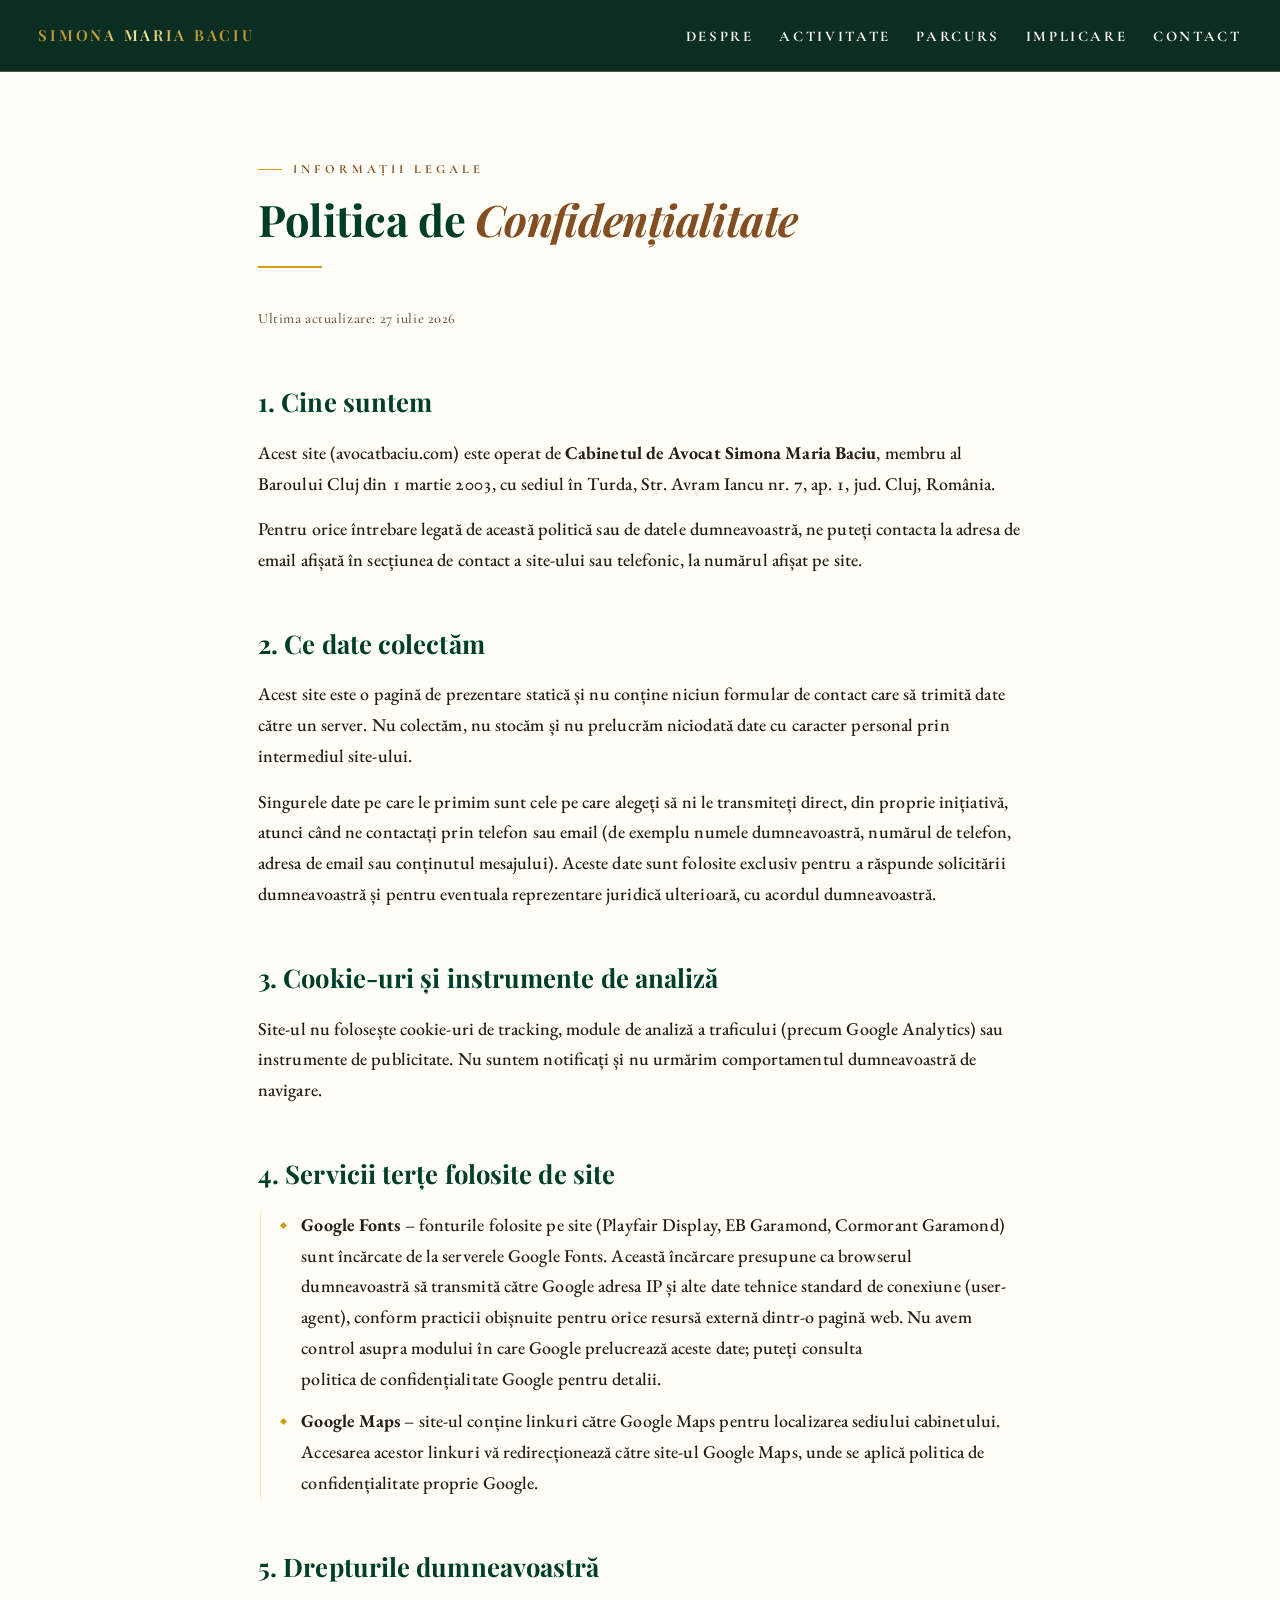
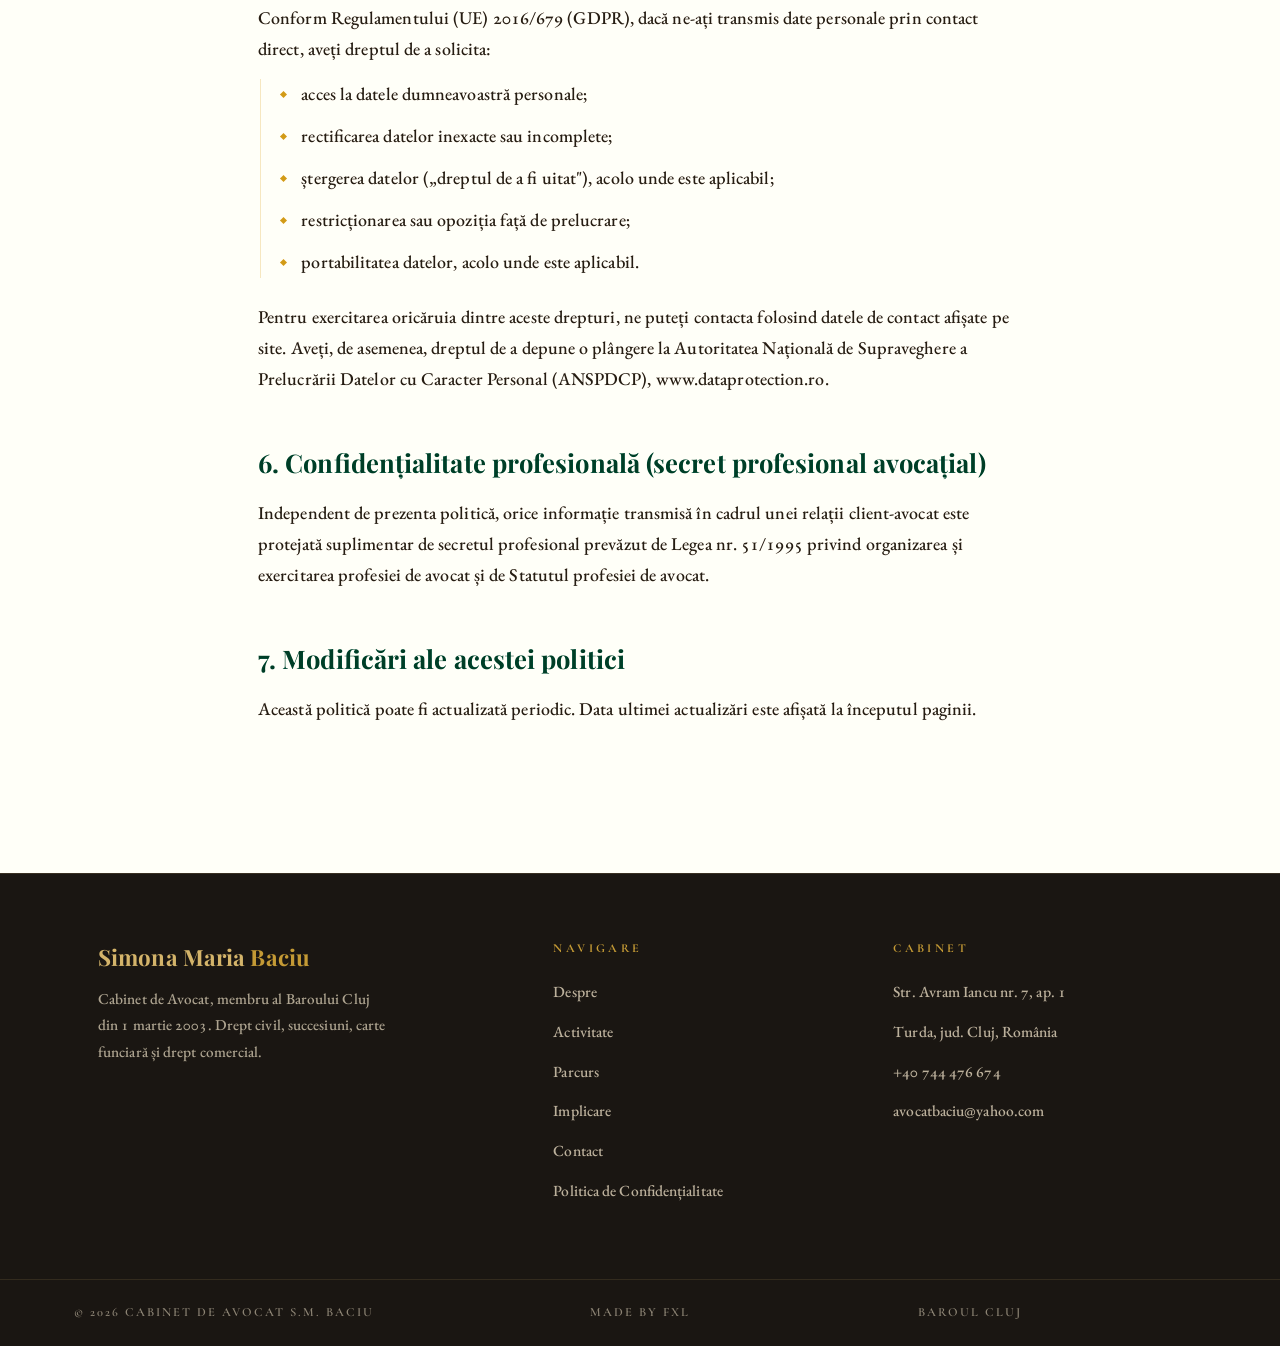
<file: confidentialitate.html>
<!DOCTYPE html>
<html lang="ro">
<head>
<meta charset="UTF-8" />
<meta name="viewport" content="width=device-width, initial-scale=1.0, minimum-scale=1" />
<meta name="description" content="Politica de confidențialitate a Cabinetului de Avocat Simona Maria Baciu – ce date colectăm, cum le folosim și care sunt drepturile dumneavoastră conform GDPR." />
<meta name="theme-color" content="#00261A" />
<meta name="robots" content="index, follow" />
<link rel="canonical" href="https://www.avocatbaciu.com/confidentialitate.html" />
<title>Politica de Confidențialitate – Avocat Simona Maria Baciu</title>
<link rel="icon" type="image/png" href="favicon.png" sizes="144x144" />
<link rel="icon" href="favicon.ico" sizes="16x16 32x32 48x48" />
<link rel="apple-touch-icon" href="apple-touch-icon.png" sizes="180x180" />

<link rel="preconnect" href="https://fonts.googleapis.com" />
<link rel="preconnect" href="https://fonts.gstatic.com" crossorigin />
<!-- Identic cu index.html: aceleasi 11 variante, ca sa se refoloseasca din cache. -->
<link href="https://fonts.googleapis.com/css2?family=Playfair+Display:ital,wght@0,600;0,700;1,400;1,600;1,700&family=EB+Garamond:ital,wght@0,500;0,600;1,500&family=Cormorant+Garamond:wght@500;600;700&display=swap" rel="stylesheet" />

<link rel="stylesheet" href="style.css" />
<style>
  /* Pagina e albă de sus până jos - nu are hero întunecat ca index.html,
     deci nav-ul transparent din starea initiala ar fi invizibil. Aici e
     solid din primul cadru. Ascunderea la scroll in jos ramane (.hidden). */
  nav.site-nav {
    background: rgba(0, 38, 26, 0.96);
    backdrop-filter: blur(14px) saturate(140%);
    -webkit-backdrop-filter: blur(14px) saturate(140%);
    border-color: rgba(201, 168, 108, 0.36);
  }
  nav.site-nav .nav-brand { opacity: 1; pointer-events: auto; }

  .legal-page { background: var(--white); }
  .legal-page .section-inner {
    max-width: 860px;
    padding-top: calc(var(--nav-h) + clamp(3rem, 6vw, 6rem));
  }
  .legal-block { margin-bottom: 2.8rem; }
  .legal-block h2 {
    font-family: 'Playfair Display', serif;
    font-size: clamp(1.3rem, 2vw, 1.6rem);
    color: var(--green-dark);
    margin-bottom: 0.9rem;
    font-weight: 700;
  }
  .legal-block p, .legal-block li { color: var(--text-mid); margin-bottom: 0.9rem; }

  /* style.css scoate bulinele global (ul { list-style: none }), asa ca
     listele legale isi pun singure marcajul: romb auriu + hairline care
     leaga itemii intr-un singur bloc, in loc de paragrafe razlete. */
  .legal-block ul {
    margin: 0.4rem 0 1.5rem 0.15rem;
    padding-left: 1.15rem;
    border-left: 1px solid rgba(196, 154, 53, 0.25);
  }
  .legal-block li {
    position: relative;
    padding-left: 1.35rem;
    margin-bottom: 0.7rem;
    line-height: 1.72;
  }
  .legal-block li:last-child { margin-bottom: 0; }
  .legal-block li::before {
    content: "";
    position: absolute;
    left: 0.1rem;
    top: 0.72em;
    width: 5px;
    height: 5px;
    background: var(--gold);
    transform: rotate(45deg);
  }
  .legal-updated {
    font-family: 'Cormorant Garamond', serif;
    font-size: 0.9rem;
    letter-spacing: 0.04em;
    color: var(--text-light);
    margin-bottom: 3rem;
  }
</style>
</head>
<body>

<a href="#continut-principal" class="skip-link">Sari la conținut</a>
<div class="scroll-progress" id="scrollProgress" aria-hidden="true"></div>

<!-- ============ NAV ============ -->
<nav class="site-nav" id="siteNav" aria-label="Navigare principală">
  <a class="nav-brand" href="index.html#hero">Simona Maria Baciu</a>
  <ul class="nav-links" id="navLinks">
    <li><a href="index.html#despre">Despre</a></li>
    <li><a href="index.html#activitate">Activitate</a></li>
    <li><a href="index.html#parcurs">Parcurs</a></li>
    <li><a href="index.html#civic">Implicare</a></li>
    <li><a href="index.html#contact">Contact</a></li>
  </ul>
  <button class="nav-toggle" aria-label="Deschide meniul" aria-expanded="false" aria-controls="navLinks">
    <span class="nav-toggle-bars"><span></span><span></span><span></span></span>
  </button>
</nav>

<main id="continut-principal">
<section class="legal-page">
  <div class="section-inner">
    <p class="section-label">Informații legale</p>
    <h1 class="section-title">Politica de <em>Confidențialitate</em></h1>
    <div class="section-rule"></div>
    <p class="legal-updated">Ultima actualizare: 27 iulie 2026</p>

    <div class="legal-block">
      <h2>1. Cine suntem</h2>
      <p>Acest site (avocatbaciu.com) este operat de <strong>Cabinetul de Avocat Simona Maria Baciu</strong>, membru al Baroului Cluj din 1 martie 2003, cu sediul în Turda, Str. Avram Iancu nr. 7, ap. 1, jud. Cluj, România.</p>
      <p>Pentru orice întrebare legată de această politică sau de datele dumneavoastră, ne puteți contacta la adresa de email afișată în secțiunea de contact a site-ului sau telefonic, la numărul afișat pe site.</p>
    </div>

    <div class="legal-block">
      <h2>2. Ce date colectăm</h2>
      <p>Acest site este o pagină de prezentare statică și nu conține niciun formular de contact care să trimită date către un server. Nu colectăm, nu stocăm și nu prelucrăm niciodată date cu caracter personal prin intermediul site-ului.</p>
      <p>Singurele date pe care le primim sunt cele pe care alegeți să ni le transmiteți direct, din proprie inițiativă, atunci când ne contactați prin telefon sau email (de exemplu numele dumneavoastră, numărul de telefon, adresa de email sau conținutul mesajului). Aceste date sunt folosite exclusiv pentru a răspunde solicitării dumneavoastră și pentru eventuala reprezentare juridică ulterioară, cu acordul dumneavoastră.</p>
    </div>

    <div class="legal-block">
      <h2>3. Cookie-uri și instrumente de analiză</h2>
      <p>Site-ul nu folosește cookie-uri de tracking, module de analiză a traficului (precum Google Analytics) sau instrumente de publicitate. Nu suntem notificați și nu urmărim comportamentul dumneavoastră de navigare.</p>
    </div>

    <div class="legal-block">
      <h2>4. Servicii terțe folosite de site</h2>
      <ul>
        <li><strong>Google Fonts</strong> – fonturile folosite pe site (Playfair Display, EB Garamond, Cormorant Garamond) sunt încărcate de la serverele Google Fonts. Această încărcare presupune ca browserul dumneavoastră să transmită către Google adresa IP și alte date tehnice standard de conexiune (user-agent), conform practicii obișnuite pentru orice resursă externă dintr-o pagină web. Nu avem control asupra modului în care Google prelucrează aceste date; puteți consulta <a class="ulink" href="https://policies.google.com/privacy" target="_blank" rel="noopener noreferrer">politica de confidențialitate Google</a> pentru detalii.</li>
        <li><strong>Google Maps</strong> – site-ul conține linkuri către Google Maps pentru localizarea sediului cabinetului. Accesarea acestor linkuri vă redirecționează către site-ul Google Maps, unde se aplică politica de confidențialitate proprie Google.</li>
      </ul>
    </div>

    <div class="legal-block">
      <h2>5. Drepturile dumneavoastră</h2>
      <p>Conform Regulamentului (UE) 2016/679 (GDPR), dacă ne-ați transmis date personale prin contact direct, aveți dreptul de a solicita:</p>
      <ul>
        <li>acces la datele dumneavoastră personale;</li>
        <li>rectificarea datelor inexacte sau incomplete;</li>
        <li>ștergerea datelor („dreptul de a fi uitat"), acolo unde este aplicabil;</li>
        <li>restricționarea sau opoziția față de prelucrare;</li>
        <li>portabilitatea datelor, acolo unde este aplicabil.</li>
      </ul>
      <p>Pentru exercitarea oricăruia dintre aceste drepturi, ne puteți contacta folosind datele de contact afișate pe site. Aveți, de asemenea, dreptul de a depune o plângere la Autoritatea Națională de Supraveghere a Prelucrării Datelor cu Caracter Personal (ANSPDCP), <a class="ulink" href="https://www.dataprotection.ro" target="_blank" rel="noopener noreferrer">www.dataprotection.ro</a>.</p>
    </div>

    <div class="legal-block">
      <h2>6. Confidențialitate profesională (secret profesional avocațial)</h2>
      <p>Independent de prezenta politică, orice informație transmisă în cadrul unei relații client-avocat este protejată suplimentar de secretul profesional prevăzut de Legea nr. 51/1995 privind organizarea și exercitarea profesiei de avocat și de Statutul profesiei de avocat.</p>
    </div>

    <div class="legal-block">
      <h2>7. Modificări ale acestei politici</h2>
      <p>Această politică poate fi actualizată periodic. Data ultimei actualizări este afișată la începutul paginii.</p>
    </div>
  </div>
</section>
</main>

<!-- ============ FOOTER ============ -->
<footer class="site-footer">
  <div class="footer-top">
    <div class="footer-brand-block">
      <div class="footer-brand-name">Simona Maria <span class="baciu-gold">Baciu</span></div>
      <p>Cabinet de Avocat, membru al Baroului Cluj din 1 martie 2003. Drept civil, succesiuni, carte funciară și drept comercial.</p>
    </div>
    <div class="footer-col footer-col--2">
      <div class="footer-col-title">Navigare</div>
      <nav aria-label="Navigare footer">
        <ul class="footer-list">
          <li><a href="index.html#despre">Despre</a></li>
          <li><a href="index.html#activitate">Activitate</a></li>
          <li><a href="index.html#parcurs">Parcurs</a></li>
          <li><a href="index.html#civic">Implicare</a></li>
          <li><a href="index.html#contact">Contact</a></li>
          <li><a href="confidentialitate.html">Politica de Confidențialitate</a></li>
        </ul>
      </nav>
    </div>
    <div class="footer-col footer-col--3">
      <div class="footer-col-title">Cabinet</div>
      <ul class="footer-list">
        <li><a class="ulink" href="https://www.google.com/maps/search/?api=1&query=Str.+Avram+Iancu+nr.+7,+Turda,+Cluj,+Romania" target="_blank" rel="noopener noreferrer">Str. Avram Iancu nr. 7, ap. 1</a></li>
        <li><a class="ulink" href="https://www.google.com/maps/search/?api=1&query=Str.+Avram+Iancu+nr.+7,+Turda,+Cluj,+Romania" target="_blank" rel="noopener noreferrer">Turda, jud. Cluj, România</a></li>
        <li><a class="ulink" href="tel:+40744476674">+40 744 476 674</a></li>
        <li><a class="ulink contact-obf" data-t="mail"></a></li>
      </ul>
    </div>
  </div>
  <div class="footer-divider"></div>
  <div class="footer-bottom">
    <div class="footer-meta">© <span id="yr">2026</span> Cabinet de Avocat S.M. Baciu</div>
    <div class="footer-meta">Baroul Cluj</div>
    <div class="footer-meta footer-made-by"><a href="https://fxlstudio.com" target="_blank" rel="noopener noreferrer">Made by FXL</a></div>
  </div>
</footer>

<script>
(() => {
  'use strict';

  document.getElementById('yr').textContent = new Date().getFullYear();

  /* ---- Scroll progress + nav hide-on-scroll-down ----
     Nav-ul e solid din CSS pe pagina asta (nu are hero intunecat sub el),
     deci comutam doar .hidden, nu si .solid. */
  const nav = document.getElementById('siteNav');
  const progress = document.getElementById('scrollProgress');
  let lastY = window.scrollY;
  let ticking = false;

  const onScroll = () => {
    const y = window.scrollY;
    const h = document.documentElement.scrollHeight - window.innerHeight;
    const p = h > 0 ? (y / h) * 100 : 0;
    progress.style.setProperty('--p', p + '%');

    if (y > lastY && y > 200) {
      nav.classList.add('hidden');
    } else {
      nav.classList.remove('hidden');
    }
    lastY = y;
    ticking = false;
  };
  window.addEventListener('scroll', () => {
    if (!ticking) { requestAnimationFrame(onScroll); ticking = true; }
  }, { passive: true });

  /* ---- Mobile drawer ---- */
  const navToggle = nav.querySelector('.nav-toggle');
  if (navToggle) {
    const navLinks = nav.querySelector('.nav-links');

    function openMenu() {
      nav.classList.add('open');
      navToggle.setAttribute('aria-expanded', 'true');
      const firstLink = navLinks.querySelector('a');
      if (firstLink) firstLink.focus();
    }

    function closeMenu() {
      nav.classList.remove('open');
      navToggle.setAttribute('aria-expanded', 'false');
      navToggle.focus();
    }

    navToggle.addEventListener('click', () => {
      if (nav.classList.contains('open')) closeMenu();
      else openMenu();
    });

    navLinks.querySelectorAll('a').forEach(link => {
      link.addEventListener('click', closeMenu);
    });

    nav.addEventListener('keydown', e => {
      if (!nav.classList.contains('open')) return;
      if (e.key === 'Escape') { e.preventDefault(); closeMenu(); return; }
      if (e.key !== 'Tab') return;
      const focusable = [...nav.querySelectorAll('a, button')].filter(el => !el.disabled);
      const first = focusable[0], last = focusable[focusable.length - 1];
      if (e.shiftKey && document.activeElement === first) {
        e.preventDefault(); last.focus();
      } else if (!e.shiftKey && document.activeElement === last) {
        e.preventDefault(); first.focus();
      }
    });
  }
})();
</script>
<script>
/* Identic cu index.html: doar e-mailul ramane obfuscat. Telefonul e scris
   direct in HTML — e NAP vizibil si ramane functional fara JS. */
(function(){
  var em = atob('YXZvY2F0YmFjaXVAeWFob28uY29t');
  document.querySelectorAll('.contact-obf').forEach(function(el){
    if(el.getAttribute('data-t') === 'mail'){
      el.href = 'mailto:' + em;
      el.textContent = em;
    }
  });
})();
</script>
</body>
</html>
</file>
<file: style.css>
/* ================================================================
     0. DESIGN TOKENS
     ================================================================ */
  :root {
    /* Greens */
    --green-deepest: #00261A;
    --green-dark:    #003D2B;
    --green-mid:     #004F38;
    --green-glow:    rgba(0, 79, 56, 0.5);

    /* Golds */
    --gold-deep:     #9E7420;
    --gold:          #C49A35;
    --gold-light:    #D4B46A;
    --gold-pale:     #E8D090;

    /* Browns */
    --brown-mid:     #7A5230;
    --brown-light:   #A67C52;

    /* Status — badge live disponibilitate (Contact) */
    --status-green:     #5CB37B;
    --status-green-rgb: 92, 179, 123;
    --status-red:       #8C2F3C;
    --status-red-rgb:   140, 47, 60;

    /* Accent quad — folosite pentru a diferenția subsecțiunile Drept Civil */
    --wine:          #7A2E38;
    --wine-rgb:      122, 46, 56;
    --navy:          #2E4057;
    --navy-rgb:      46, 64, 87;
    --green-mid-rgb: 0, 79, 56;
    --gold-deep-rgb: 158, 116, 32;

    /* Creams / paper */
    --cream:         #F6F0E4;
    --cream-dark:    #EDE4CF;
    --cream-darker:  #D9CDB5;
    --paper:         #FBF6EA;
    --white:         #FDFAF4;

    /* Ink */
    --ink:           #1a1612;
    --text-dark:     #1E2320;
    --text-mid:      #28221A;
    --text-light:    #5A4E3C;

    /* System */
    --shadow-sm:     0 4px 14px rgba(0, 38, 26, 0.10);
    --shadow-md:     0 14px 40px rgba(0, 38, 26, 0.17);
    --shadow-lg:     0 30px 70px rgba(0, 38, 26, 0.24);
    --shadow-gold:   0 18px 40px rgba(168, 132, 62, 0.32);

    /* Gold glint — streak metalic static folosit pe titluri aurii */
    --glint-text: linear-gradient(
      105deg,
      var(--gold)  0%,
      var(--gold)  25%,
      #F5E9A0      48%,
      var(--gold)  68%,
      var(--gold)  100%
    );

    --ease-out:      cubic-bezier(.22, .61, .36, 1);
    --ease-soft:     cubic-bezier(.16, 1, .3, 1);
    --ease-spring:   cubic-bezier(.34, 1.56, .64, 1);

    --r-sm: 0;     /* sharp corners read more editorial / legal */
    --r-md: 2px;
    --r-lg: 4px;

    /* Spacing scale (8px) */
    --s-1: 8px;  --s-2: 16px; --s-3: 24px; --s-4: 32px;
    --s-5: 40px; --s-6: 48px; --s-7: 64px; --s-8: 80px;
    --s-9: 96px; --s-10: 128px;

    --nav-h: 72px;
    --container: 1180px;
  }

  /* ================================================================
     1. RESET & BASE
     ================================================================ */
  *, *::before, *::after { box-sizing: border-box; margin: 0; padding: 0; }
  /* Fundalul lui <html> devine culoarea canvas-ului documentului. Safari pe macOS
     coloreaza bara de sus dupa aceasta valoare (ignora <meta name="theme-color">).
     <body> ramane crem si acopera integral pagina, deci aspectul nu se schimba. */
  html {
    background: var(--green-deepest);
    scroll-behavior: smooth; -webkit-text-size-adjust: 100%; overscroll-behavior: none;
  }

  body {
    /* Verde, nu crem: Safari pe macOS coloreaza bara de sus dupa fundalul
       documentului (ignora <meta name="theme-color">). Cremul e mutat pe
       #continut-principal, care acopera integral zona de continut. */
    background: var(--green-deepest);
    overscroll-behavior: none;
    min-height: 100vh;
    color: var(--text-dark);
    font-family: 'EB Garamond', Georgia, serif;
    font-size: 18px;
    font-weight: 500;
    line-height: 1.72;
    letter-spacing: 0.005em;
    overflow-x: hidden;
    -webkit-font-smoothing: antialiased;
    -moz-osx-font-smoothing: grayscale;
    text-rendering: optimizeLegibility;
    font-feature-settings: "kern", "liga", "calt", "onum";
  }

  /* Baza crem a continutului, mutata aici de pe <body>. Sectiunile sunt oricum
     opace si acopera tot <main>, deci asta e doar plasa de siguranta impotriva
     unei scurgeri de verde intre ele. */
  #continut-principal { background: var(--cream); }

  /* Gradarea de culoare sta pe fiecare sectiune, nu pe <main>.
     Un filter creeaza o render surface cat elementul; pe <main> aceea e inalta
     cat tot documentul, iar orice layer compozitat animat dinauntru (inelul
     sigiliului) o forteaza sa fie redesenata la fiecare frame => jank pe tot
     site-ul in Chrome. Rezultatul vizual e identic: cele 6 sectiuni sunt opace,
     lipite si fara suprapuneri, deci fiecare pixel apartine exact uneia. */
  main > section {
    filter: saturate(1.24) contrast(1.05);
  }

  ::selection { background: var(--gold); color: var(--green-dark); }

  a { color: inherit; text-decoration: none; }
  button { font: inherit; cursor: pointer; border: 0; background: none; color: inherit; }
  ul { list-style: none; }
  img, svg { display: block; max-width: 100%; }

  /* Skip link */
  .skip-link {
    position: absolute; top: -100px; left: 1rem;
    background: var(--green-dark); color: var(--gold-light);
    padding: 0.6rem 1rem;
    font-family: 'Cormorant Garamond', serif;
    text-transform: uppercase; letter-spacing: 0.18em; font-size: 0.78rem;
    z-index: 999; transition: top 0.2s;
  }
  .skip-link:focus { top: 0.6rem; }

  /* Custom focus */
  :focus-visible {
    outline: 2px solid var(--gold);
    outline-offset: 3px;
  }

  /* Grain overlay (very subtle, premium tactile feel on dark surfaces) */
  .grain {
    position: absolute; inset: 0; pointer-events: none; z-index: 0;
    opacity: 0.55; mix-blend-mode: overlay;
    background-image: url("data:image/svg+xml;utf8,<svg xmlns='http://www.w3.org/2000/svg' width='240' height='240'><filter id='n'><feTurbulence type='fractalNoise' baseFrequency='0.85' numOctaves='2' stitchTiles='stitch'/><feColorMatrix values='0 0 0 0 0.78 0 0 0 0 0.66 0 0 0 0 0.42 0 0 0 0.16 0'/></filter><rect width='100%25' height='100%25' filter='url(%23n)'/></svg>");
  }

  /* ================================================================
     2. SCROLL PROGRESS
     ================================================================ */
  .scroll-progress {
    position: fixed; top: 0; left: 0; height: 2px;
    width: var(--p, 0%);
    background: linear-gradient(90deg, var(--gold-deep), var(--gold), var(--gold-light));
    z-index: 200;
    transition: width 0.08s linear;
  }

  /* ================================================================
     3. REVEAL SYSTEM
     ================================================================ */
  .reveal {
    opacity: 0;
    transform: translateY(16px);
    transition:
      opacity 0.85s var(--ease-soft),
      transform 0.85s var(--ease-soft);
  }
  .reveal.visible { opacity: 1; transform: translateY(0); }
  .reveal-right { transform: translateX(20px); }
  .reveal-right.visible { transform: translateX(0); }
  .reveal-left  { transform: translateX(-20px); }
  .reveal-left.visible { transform: translateX(0); }

  /* Duration variation by element type */
  .section-label.reveal   { transition-duration: 0.60s; }
  .section-title.reveal   { transition-duration: 0.75s; }
  .about-card.reveal      { transition-duration: 0.90s; }
  .activity-card.reveal   { transition-duration: 0.90s; }

  /* Scale micro-reveal on cards */
  .about-card.reveal-right          { transform: translateX(20px) scale(0.97); }
  .activity-card.reveal             { transform: translateY(16px) scale(0.97); }
  .about-card.visible,
  .activity-card.visible            { transform: none; }

  /* Stagger delays — 50ms steps */
  .d1 { transition-delay: 0.05s; }
  .d2 { transition-delay: 0.10s; }
  .d3 { transition-delay: 0.15s; }
  .d4 { transition-delay: 0.20s; }
  .d5 { transition-delay: 0.25s; }
  .d6 { transition-delay: 0.30s; }

  @media (prefers-reduced-motion: reduce) {
    .reveal, .reveal-left, .reveal-right {
      opacity: 1 !important;
      transform: none !important;
      transition: none !important;
    }
  }

  /* Word reveal for hero name */
  .word-reveal { display: inline-block; overflow: hidden; vertical-align: bottom; }
  .word-reveal > span {
    display: inline-block;
    transform: translateY(110%);
    transition: transform 1.05s var(--ease-soft);
  }
  .word-reveal.in > span { transform: translateY(0); }

  /* Animated underline on inline links */
  .ulink {
    position: relative; display: inline-block;
    background-image: linear-gradient(var(--gold), var(--gold));
    background-size: 0% 1px;
    background-position: 0 100%;
    background-repeat: no-repeat;
    transition: background-size 0.5s var(--ease-soft), color 0.3s;
  }
  .ulink:hover, .ulink:focus-visible {
    background-size: 100% 1px;
    color: var(--gold);
  }

  /* ================================================================
     4. NAVBAR
     ================================================================ */
  nav.site-nav {
    position: fixed; top: 0; left: 0; right: 0; z-index: 100;
    background: transparent;
    backdrop-filter: none;
    -webkit-backdrop-filter: none;
    border-bottom: 1px solid transparent;
    display: flex; align-items: center; justify-content: space-between;
    padding: 0 clamp(1.25rem, 3vw, 3rem); height: var(--nav-h);
    transition: transform 0.67s var(--ease-soft),
                background 0.4s var(--ease-soft),
                border-color 0.4s,
                backdrop-filter 0.4s var(--ease-soft);
  }
  nav.site-nav.hidden { transform: translateY(-100%); }
  nav.site-nav.solid {
    background: rgba(0, 38, 26, 0.96);
    backdrop-filter: blur(14px) saturate(140%);
    -webkit-backdrop-filter: blur(14px) saturate(140%);
    border-color: rgba(201, 168, 108, 0.36);
  }

  .nav-brand {
    display: inline-flex; align-items: center; gap: 0.7rem;
    font-family: 'Playfair Display', serif;
    font-size: 0.95rem; color: var(--gold-light);
    letter-spacing: 0.18em; text-transform: uppercase;
    font-weight: 600;
    /* Același auriu ca „BACIU" din hero */
    background: var(--glint-text);
    -webkit-background-clip: text; background-clip: text;
    -webkit-text-fill-color: transparent;
    opacity: 0; pointer-events: none;
    transition: filter 0.3s, opacity 0.35s var(--ease-soft);
  }
  nav.site-nav.solid .nav-brand { opacity: 1; pointer-events: auto; }
  .nav-brand:hover { filter: brightness(1.12); }
  .nav-brand-mark {
    width: 28px; height: 28px;
    display: inline-flex; align-items: center; justify-content: center;
    border: 1px solid rgba(201, 168, 108, 0.55);
    font-style: italic; font-size: 0.78rem;
    color: var(--gold);
    letter-spacing: 0;
  }

  .nav-links { display: flex; gap: clamp(1.4rem, 2vw, 2.4rem); }
  .nav-links a {
    position: relative;
    font-family: 'Cormorant Garamond', serif;
    font-size: 0.92rem; letter-spacing: 0.18em; text-transform: uppercase;
    color: var(--white);
    font-weight: 700;
    padding: 0.5rem 0;
    transition: color 0.25s;
  }
  .nav-links a::after {
    content: '';
    position: absolute; left: 0; right: 0; bottom: -2px;
    height: 1px; background: var(--gold);
    transform: scaleX(0); transform-origin: left;
    transition: transform 0.35s var(--ease-soft);
  }
  .nav-links a:hover, .nav-links a.active { color: var(--gold-light); }
  .nav-links a:hover::after, .nav-links a.active::after { transform: scaleX(1); }

  /* Mobile toggle */
  .nav-toggle {
    display: none;
    width: 44px; height: 40px;
    align-items: center; justify-content: center;
    border: 1px solid rgba(201, 168, 108, 0.5);
  }
  .nav-toggle-bars { position: relative; width: 22px; height: 14px; }
  .nav-toggle-bars span {
    position: absolute; left: 0; right: 0; height: 1.5px;
    background: var(--gold-light);
    transition: transform 0.32s var(--ease-out), opacity 0.25s, top 0.32s var(--ease-out);
  }
  .nav-toggle-bars span:nth-child(1) { top: 0; }
  .nav-toggle-bars span:nth-child(2) { top: 6px; }
  .nav-toggle-bars span:nth-child(3) { top: 12px; }
  nav.open .nav-toggle-bars span:nth-child(1) { top: 6px; transform: rotate(45deg); }
  nav.open .nav-toggle-bars span:nth-child(2) { opacity: 0; }
  nav.open .nav-toggle-bars span:nth-child(3) { top: 6px; transform: rotate(-45deg); }

  /* ================================================================
     5. HERO
     ================================================================ */
  #hero {
    position: relative;
    min-height: 100vh;
    background: radial-gradient(120% 90% at 75% 30%, var(--green-mid) 0%, var(--green-dark) 45%, var(--green-deepest) 100%);
    display: grid; grid-template-columns: 1.05fr 1fr;
    overflow: hidden; padding-top: var(--nav-h);
    color: var(--cream);
    /* Nimic din hero nu picteaza in afara casetei (overflow e deja hidden),
       deci invalidarea inelului rotativ nu trebuie sa se propage mai sus. */
    contain: paint;
  }

  .hero-pattern {
    position: absolute; inset: 0;
    background-image:
      repeating-linear-gradient(45deg, transparent 0 30px, rgba(201,168,108,0.045) 30px 31px),
      radial-gradient(circle at 75% 35%, rgba(201,168,108,0.10), transparent 55%);
    pointer-events: none;
  }
  .hero-vignette {
    position: absolute; inset: 0;
    background: radial-gradient(75% 60% at 50% 95%, rgba(0, 24, 14, 0.6), transparent 70%);
    pointer-events: none;
  }

  .hero-left {
    position: relative; z-index: 3;
    padding: clamp(2rem, 4vw, 3.5rem) clamp(1.5rem, 5vw, 6rem) clamp(6rem, 10vw, 10rem);
    display: flex; flex-direction: column; justify-content: center;
  }

  .hero-eyebrow {
    font-family: 'Cormorant Garamond', serif;
    font-size: calc(0.882rem + 1px); letter-spacing: 0.16em; text-transform: uppercase;
    margin-left: 5px;
    background: linear-gradient(180deg, var(--gold-pale) 0%, var(--gold) 65%, var(--gold-deep) 100%);
    -webkit-background-clip: text; background-clip: text;
    -webkit-text-fill-color: transparent;
    -webkit-text-stroke: 0.4px var(--gold);
    margin-bottom: 1.4rem;
    font-weight: 700;
    opacity: 0; transform: translateY(10px);
    animation: fadeUp 0.8s var(--ease-soft) forwards 0.3s;
  }

  .hero-name {
    font-family: 'Playfair Display', serif;
    font-size: clamp(2.8rem, 5.5vw, 5.4rem);
    font-weight: 700;
    color: var(--white);
    line-height: 1.0;
    letter-spacing: -0.015em;
    margin-bottom: 2.2rem;
    text-shadow: 0 2px 30px rgba(0, 0, 0, 0.25);
  }
  .hero-name em {
    font-style: italic;
    color: var(--gold-light);
    font-weight: 700;
    background: linear-gradient(180deg, var(--gold-pale) 0%, var(--gold) 65%, var(--gold-deep) 100%);
    -webkit-background-clip: text; background-clip: text;
    -webkit-text-fill-color: transparent;
  }
  .hero-name .baciu-gold {
    font-style: normal;
    color: var(--gold-light);
    font-weight: 700;
    background: linear-gradient(180deg, var(--gold-pale) 0%, var(--gold) 65%, var(--gold-deep) 100%);
    -webkit-background-clip: text; background-clip: text;
    -webkit-text-fill-color: transparent;
  }

  /* Al doilea rand din h1 — locul unde titlul paginii isi confirma subiectul.
     Sta in interiorul .hero-name, deci trebuie sa anuleze explicit ce impune
     numele: umbra de 30px sub text de 18px iese noroi, iar line-height 1.0 si
     letter-spacing negativ sunt calibrate pentru 70px, nu pentru randul mic. */
  .hero-h1-sub {
    display: block;
    font-family: 'Cormorant Garamond', serif;
    font-size: clamp(1.05rem, 1.4vw, 1.3rem);
    font-weight: 700;
    line-height: 1.72;
    letter-spacing: 0.06em;
    color: var(--cream);
    /* 700 e greutatea maxima a lui Cormorant Garamond. Ingrosarea in plus vine
       din contur, acelasi truc pe care il foloseste deja .hero-eyebrow. */
    -webkit-text-stroke: 0.3px var(--cream);
    text-shadow: none;
    margin-left: 5px;
    margin-top: calc(0.55rem + 11px);
    opacity: 0; transform: translateY(10px);
    animation: fadeUp 0.8s var(--ease-soft) forwards 0.95s;
  }

  .hero-divider {
    width: 80px; height: 1px;
    background: linear-gradient(90deg, var(--gold), transparent);
    margin-bottom: calc(2.2rem + 34px);
    opacity: 0; transform: scaleX(0); transform-origin: left;
    animation: drawLine 1s var(--ease-soft) forwards 1.05s;
  }
  @keyframes drawLine {
    to { opacity: 1; transform: scaleX(1); }
  }

  .hero-cta-row {
    display: flex; gap: 0.8rem; flex-wrap: wrap;
    margin-bottom: 4rem;
    opacity: 0; transform: translateY(10px);
    animation: fadeUp 0.8s var(--ease-soft) forwards 1.2s;
  }
  .hero-cta-row .btn {
    padding: 0.9rem 1.3rem;
    font-size: 0.86rem;
    letter-spacing: 0.16em;
  }

  .btn {
    --btn-bg: var(--gold);
    --btn-fg: var(--green-deepest);
    --btn-bd: var(--gold);
    position: relative; overflow: hidden;
    display: inline-flex; align-items: center; gap: 0.7rem;
    font-family: 'Cormorant Garamond', serif;
    font-size: 0.92rem; letter-spacing: 0.22em; text-transform: uppercase;
    font-weight: 700;
    padding: 1rem 1.6rem;
    color: var(--btn-fg); background: var(--btn-bg);
    border: 1px solid var(--btn-bd);
    transition: transform 0.35s var(--ease-spring), box-shadow 0.4s;
    will-change: transform;
  }
  .btn::before {
    content: ''; position: absolute; inset: 0;
    background: linear-gradient(120deg, transparent 30%, rgba(255,255,255,0.45) 50%, transparent 70%);
    transform: translateX(-110%);
    transition: transform 0.85s var(--ease-soft);
  }
  .btn:hover::before { transform: translateX(110%); }
  .btn:hover { transform: translateY(-3px) scale(1.05); box-shadow: var(--shadow-gold); }

  .btn--ghost {
    --btn-bg: transparent;
    --btn-fg: var(--white);
    --btn-bd: rgba(253, 250, 244, 0.5);
  }
  .btn--ghost:hover {
    --btn-bd: var(--white);
    box-shadow: 0 14px 28px rgba(0, 0, 0, 0.25);
  }

  .btn-arrow {
    width: 16px; height: 1px; background: currentColor; position: relative;
    transition: width 0.4s var(--ease-out);
  }
  .btn-arrow::after {
    content: ''; position: absolute; right: -1px; top: -3px;
    width: 7px; height: 7px;
    border-right: 1px solid currentColor;
    border-top: 1px solid currentColor;
    transform: rotate(45deg);
  }
  .btn:hover .btn-arrow { width: 26px; }

  .hero-stats {
    display: grid;
    grid-template-columns: repeat(3, auto);
    gap: clamp(0.8rem, 1.4vw, 1.4rem);
    align-items: end;
    margin-top: 30px;
    opacity: 0; transform: translateY(10px);
    animation: fadeUp 0.8s var(--ease-soft) forwards 1.45s;
  }
  .hero-stat-num {
    font-family: 'Playfair Display', serif;
    font-size: clamp(1.9rem, 2.6vw, 2.3rem);
    font-weight: 700;
    color: var(--gold);
    line-height: 1;
    letter-spacing: -0.01em;
    font-feature-settings: "lnum";
  }
  .hero-stat-num sup {
    font-size: 0.55em; vertical-align: super; color: var(--gold-light);
  }
  .hero-stat-label {
    font-family: 'Cormorant Garamond', serif;
    font-size: 0.68rem; letter-spacing: 0.16em; text-transform: uppercase;
    color: var(--cream-dark); margin-top: 0.4rem;
    font-weight: 600; line-height: 1.55;
    max-width: 16ch;
  }

  /* HERO RIGHT — composed seal */
  .hero-right {
    position: relative; z-index: 2;
    display: flex; align-items: center; justify-content: center;
    padding: clamp(2rem, 5vw, 5rem);
    perspective: 900px;
  }
  .hero-seal {
    position: relative;
    width: min(440px, 78%);
    aspect-ratio: 1 / 1;
    margin-top: -6rem;
    opacity: 0;
    animation: sealIn 1.4s var(--ease-soft) forwards 0.8s;
  }
  @keyframes sealIn {
    from { opacity: 0; transform: scale(0.86) rotate(-4deg); }
    to   { opacity: 1; transform: scale(1) rotate(0); }
  }
  .hero-seal-bg {
    position: absolute; inset: 0;
    background: radial-gradient(circle at 50% 50%,
                rgba(201, 168, 108, 0.15) 0%,
                rgba(201, 168, 108, 0.06) 35%,
                transparent 65%);
    border-radius: 50%;
    filter: blur(8px);
  }
  /* Purtatorul tiltului la cursor (scris din JS). Tine transformul 3D separat
     de sealIn (pe .hero-seal) si de rotatie (pe .ring-rotate). */
  .seal-tilt {
    position: absolute; inset: 0;
    transition: transform 0.4s var(--ease-out);
    /* Fara will-change: ar fi un layer permanent pentru o tranzitie care apare
       doar la hover. Daca tiltul devine sacadat, se pune din JS pe mouseenter. */
  }

  .hero-seal .seal-static {
    position: absolute; inset: 0;
    width: 100%; height: 100%;
    z-index: 2;
  }

  /* Inelul rotativ. Elementul animat e un DIV, nu un <g> din SVG: WebKit nu
     poate promova continut din interiorul SVG-ului intr-un layer propriu, deci
     un <g> animat re-rasterizeaza tot sigiliul pe main thread la fiecare frame.
     Pe un box HTML, keyframes doar pe transform => animatie compozitata pe GPU. */
  .hero-seal .ring-rotate {
    position: absolute; inset: 0;
    z-index: 3;
    animation: rotate 60s linear infinite;
    backface-visibility: hidden;
    -webkit-backface-visibility: hidden;
    /* Fara will-change: keyframes doar pe transform promoveaza automat in ambele
       motoare, deci nu adauga nimic.
       Fara transform-origin: pe un box patrat, 50% 50% implicit e deja centrul
       (echivalentul lui 250px 250px in unitati SVG).
       Fara translateZ(0): ar strica potrivirea listei de functii cu keyframe-ul,
       iar rotate(360deg) s-ar descompune in matricea identitate => inelul
       s-ar opri din rotit. */
  }
  .hero-seal .ring-rotate > svg { width: 100%; height: 100%; }

  @keyframes rotate {
    from { transform: rotate(0deg); }
    to   { transform: rotate(360deg); }
  }

  .hero-seal .seal-monogram {
    font-family: 'Playfair Display', serif;
    font-style: italic; font-weight: 700;
    font-size: 124px;
    fill: url(#goldGrad);
    letter-spacing: -8px;
  }
  .hero-seal .seal-circ-text {
    font-family: 'Cormorant Garamond', serif;
    font-weight: 700;
    font-size: 16px; letter-spacing: 8px;
    fill: url(#goldGradRing);
    text-transform: uppercase;
  }

  /* Scroll cue */
  .scroll-cue {
    position: absolute; bottom: 2rem; left: 50%;
    transform: translateX(-50%) translateY(14px);
    display: inline-flex; flex-direction: column; align-items: center; gap: 0.6rem;
    z-index: 10;
    opacity: 0;
    transition: opacity 0.6s var(--ease-soft), transform 0.6s var(--ease-soft);
    pointer-events: none;
  }
  .scroll-cue.scroll-cue-in:not(.scroll-cue-hidden) {
    opacity: 1;
    transform: translateX(-50%) translateY(0);
    pointer-events: auto;
  }
  .scroll-cue-text {
    font-family: 'Cormorant Garamond', serif;
    font-size: 0.72rem; letter-spacing: 0.32em; text-transform: uppercase;
    color: rgba(224, 201, 154, 0.85); font-weight: 600;
  }
  .scroll-cue-line {
    width: 1px; height: 29px;
    background: linear-gradient(to bottom, rgba(201,168,108,0.7), transparent);
    transform-origin: top;
    animation: scrollLine 2.2s var(--ease-soft) infinite;
  }
  @keyframes scrollLine {
    0%   { transform: scaleY(0.2); opacity: 0; }
    35%  { opacity: 1; }
    100% { transform: scaleY(1); opacity: 0; }
  }

  /* ================================================================
     6. SECTIONS — common
     ================================================================ */
  section { position: relative; }
  .section-inner {
    max-width: var(--container);
    margin: 0 auto;
    padding: clamp(4rem, 8vw, 7.5rem) clamp(1.5rem, 4vw, 3rem);
    position: relative;
  }

  .section-label {
    display: inline-flex; align-items: center; gap: 0.7rem;
    font-family: 'Cormorant Garamond', serif;
    font-size: 0.78rem; letter-spacing: 0.32em; text-transform: uppercase;
    color: var(--brown-mid);
    margin-bottom: 1rem; font-weight: 700;
  }
  .section-label::before {
    content: ''; width: 24px; height: 1px;
    background: var(--gold); display: inline-block;
  }

  .section-title {
    font-family: 'Playfair Display', serif;
    font-size: clamp(2rem, 3.4vw, 3rem);
    font-weight: 700;
    color: var(--green-dark);
    line-height: 1.1;
    letter-spacing: -0.01em;
    margin-bottom: 1.4rem;
  }
  .section-title em { color: var(--brown-mid); font-style: italic; }

  .section-rule { width: 64px; height: 2px; background: var(--gold); margin-bottom: 2.4rem; }

  /* ================================================================
     7. DESPRE
     ================================================================ */
  #despre { background: var(--white); }
  .about-grid {
    display: grid;
    grid-template-columns: 1fr 1.4fr;
    gap: clamp(2.5rem, 5vw, 5rem);
    align-items: start;
  }
  .about-cards-col {
    display: flex; flex-direction: column; gap: 1.2rem;
    position: sticky; top: calc(var(--nav-h) + 2rem);
    order: -1;
  }

  .about-card {
    position: relative;
    background: linear-gradient(160deg, var(--green-dark) 0%, var(--green-deepest) 100%);
    padding: 2.1rem 1.9rem 2rem;
    overflow: hidden;
    transition: transform 0.5s var(--ease-soft), box-shadow 0.5s;
  }
  .about-card:hover { transform: translateY(-3px); box-shadow: var(--shadow-md); }
  .about-card::before {
    content: ''; position: absolute; top: 0; left: 0; right: 0; height: 2px;
    background: linear-gradient(90deg, var(--gold-deep), var(--gold), var(--gold-light));
  }
  .about-card::after {
    content: ''; position: absolute; bottom: -50%; right: -30%;
    width: 280px; height: 280px;
    background: radial-gradient(circle, rgba(201, 168, 108, 0.10), transparent 60%);
    pointer-events: none; transition: transform 0.7s var(--ease-soft);
  }
  .about-card:hover::after { transform: translate(-15%, -15%); }
  .about-card-num {
    font-family: 'Playfair Display', serif;
    font-style: italic; font-weight: 600;
    font-size: 1.1rem; color: var(--gold);
    letter-spacing: 0.08em;
    margin-bottom: 0.7rem;
  }
  .about-card-title {
    font-family: 'Playfair Display', serif;
    font-size: 1.12rem; color: var(--gold-light);
    margin-bottom: 0.6rem; font-weight: 700;
    letter-spacing: 0.005em;
  }
  .about-card-text {
    font-size: 0.97rem; color: var(--cream); line-height: 1.7;
    font-weight: 500;
  }

  .about-text > p { margin-bottom: 1.3rem; color: var(--text-mid); font-size: 1.04rem; font-weight: 500; }
  .about-text strong { color: var(--green-dark); font-weight: 700; }

  .about-text figure {
    padding: 2rem 1.6rem;
    margin: 2rem 0;
    background: radial-gradient(ellipse 65% 85% at 50% 50%,
                  var(--paper) 0%,
                  var(--paper) 60%,
                  rgba(251, 246, 234, 0) 100%);
  }
  .about-quote {
    font-family: 'Playfair Display', serif;
    font-style: italic;
    font-size: 1.18rem;
    font-weight: 400;
    line-height: 1.65;
    color: var(--gold-deep);
  }

  /* ================================================================
     8. ACTIVITATE
     ================================================================ */
  #activitate {
    background:
      linear-gradient(180deg, var(--cream-dark) 0%, var(--cream) 100%);
  }
  .activity-intro {
    max-width: 660px;
    color: var(--text-mid);
    font-size: 1.06rem;
    margin-bottom: 0;
  }
  .activity-primary { margin-top: 3rem; }
  .activity-grid {
    display: grid;
    grid-template-columns: repeat(2, 1fr);
    gap: 1.6rem;
  }
  .activity-grid--secondary {
    grid-template-columns: repeat(3, 1fr);
    margin-top: 1.6rem;
  }
  .activity-card {
    position: relative;
    background: var(--white);
    padding: 2.4rem 2rem 2rem;
    border: 1px solid rgba(122, 82, 48, 0.10);
    overflow: hidden;
    transition: transform 0.5s var(--ease-soft),
                box-shadow 0.5s var(--ease-soft),
                border-color 0.4s;
    will-change: transform;
  }
  .activity-card::before {
    content: ''; position: absolute; top: 0; left: 0; right: 0; height: 3px;
    background: linear-gradient(90deg, var(--green-mid), var(--gold));
    transform: scaleX(0.32); transform-origin: left;
    transition: transform 0.6s var(--ease-soft);
  }
  .activity-card:hover {
    transform: translateY(-5px);
    box-shadow: var(--shadow-md);
    border-color: rgba(201, 168, 108, 0.4);
  }
  .activity-card:hover::before { transform: scaleX(1); }

  /* Wide "Drept Civil" card — icon/intro left, accordion of sub-domains right */
  .activity-card--wide {
    display: grid;
    grid-template-columns: minmax(260px, 340px) 1fr;
    gap: 2.6rem;
    padding: 2.6rem 2.4rem 2.4rem;
  }
  .activity-card--wide .activity-text { margin-bottom: 0; }

  .activity-card-right { border-left: 1px solid rgba(122, 82, 48, 0.10); padding-left: 2.6rem; }

  /* Fiecare subsecțiune Drept Civil — tratament unitar, accent auriu discret pe starea activă */
  .activity-accordion { display: flex; flex-direction: column; gap: 0.6rem; }

  .accordion-item {
    background: var(--white);
    border: 1px solid rgba(122, 82, 48, 0.14);
    border-left: 3px solid rgba(122, 82, 48, 0.14);
    transition: transform 0.4s var(--ease-soft),
                box-shadow 0.4s var(--ease-soft),
                background 0.4s var(--ease-soft),
                border-color 0.4s var(--ease-soft);
  }
  .accordion-item.open {
    background: var(--cream);
    border-color: rgba(158, 116, 32, 0.22);
    border-left-color: var(--gold-deep);
    box-shadow: 0 8px 20px rgba(0, 0, 0, 0.08);
    transform: translateY(-2px);
  }
  .accordion-item:hover {
    border-left-color: var(--gold-deep);
    box-shadow: 0 10px 22px rgba(0, 0, 0, 0.08);
    transform: translateY(-3px);
  }
  .accordion-heading { margin: 0; }
  .accordion-trigger {
    width: 100%; display: flex; align-items: center; justify-content: space-between; gap: 1rem;
    background: none; border: none; padding: 0.9rem 1.1rem; margin: 0;
    font-family: 'Playfair Display', serif; font-size: 1.1rem; font-weight: 700;
    color: var(--green-dark); text-align: left; cursor: pointer;
    -webkit-tap-highlight-color: transparent;
  }
  .accordion-trigger:hover { color: var(--gold-deep); }
  .accordion-icon { position: relative; width: 18px; height: 18px; flex-shrink: 0; }
  .accordion-icon::before,
  .accordion-icon::after {
    content: ''; position: absolute; left: 50%; top: 50%;
    background: var(--green-dark);
    transition: transform 0.35s var(--ease-soft), background 0.35s var(--ease-soft);
  }
  .accordion-icon::before { width: 100%; height: 1px; transform: translate(-50%, -50%); }
  .accordion-icon::after { width: 1px; height: 100%; transform: translate(-50%, -50%); }
  .accordion-trigger:hover .accordion-icon::before,
  .accordion-trigger:hover .accordion-icon::after,
  .accordion-trigger[aria-expanded="true"] .accordion-icon::before,
  .accordion-trigger[aria-expanded="true"] .accordion-icon::after { background: var(--gold-deep); }
  .accordion-trigger[aria-expanded="true"] .accordion-icon::after { transform: translate(-50%, -50%) scaleY(0); }

  .accordion-panel {
    display: grid;
    grid-template-rows: 0fr;
    transition: grid-template-rows 0.5s var(--ease-soft);
  }
  .accordion-item.open .accordion-panel { grid-template-rows: 1fr; }
  .accordion-panel-inner { overflow: hidden; padding: 0 1.1rem; }
  .accordion-panel .activity-list { padding-bottom: 0.6rem; }

  .activity-icon {
    width: 44px; height: 44px;
    color: var(--gold-deep);
    margin-bottom: 1rem;
  }
  .activity-icon svg { width: 100%; height: 100%; stroke-width: 1.2; }

  /* Draw-in reveal: each shape animates its own stroke from hidden to full */
  .activity-icon svg path,
  .activity-icon svg rect,
  .activity-icon svg circle {
    stroke-dasharray: 1;
    stroke-dashoffset: 1;
    transition: stroke-dashoffset 1.1s var(--ease-soft);
  }
  .activity-icon svg > *:nth-child(1) { transition-delay: 0.05s; }
  .activity-icon svg > *:nth-child(2) { transition-delay: 0.20s; }
  .activity-icon svg > *:nth-child(3) { transition-delay: 0.35s; }
  .activity-icon svg > *:nth-child(4) { transition-delay: 0.50s; }
  .activity-icon svg > *:nth-child(5) { transition-delay: 0.65s; }
  .activity-card.visible .activity-icon svg path,
  .activity-card.visible .activity-icon svg rect {
    stroke-dashoffset: 0;
  }

  .activity-domain {
    font-family: 'Cormorant Garamond', serif;
    font-size: 0.78rem; letter-spacing: 0.24em; text-transform: uppercase;
    color: var(--gold-deep);
    margin-bottom: 0.5rem; font-weight: 700;
  }
  .activity-title {
    font-family: 'Playfair Display', serif;
    font-size: 1.32rem; color: var(--green-dark);
    margin-bottom: 0.8rem; font-weight: 700;
    letter-spacing: -0.005em;
  }
  .activity-text {
    font-size: 0.98rem; color: var(--text-mid);
    line-height: 1.7; margin-bottom: 1.2rem;
    font-weight: 500;
  }
  .activity-list li {
    font-size: 0.95rem; color: var(--text-mid);
    padding: 0.55rem 0;
    border-bottom: 1px solid rgba(122, 82, 48, 0.10);
    display: flex; align-items: baseline; gap: 0.7rem;
    font-weight: 500; line-height: 1.55;
    transition: color 0.3s;
  }
  .activity-list li:last-child { border-bottom: none; }
  .activity-list li:hover { color: var(--green-dark); }
  .activity-list li::before {
    content: ''; display: inline-block;
    width: 16px; height: 1px;
    background: var(--gold); flex-shrink: 0;
    position: relative; top: -3px;
    transition: width 0.35s var(--ease-out), background 0.3s;
  }
  .activity-list li:hover::before { width: 26px; background: var(--gold-deep); }

  /* ================================================================
     9. PARCURS
     ================================================================ */
  #parcurs { background: var(--white); }

  .card-link {
    display: inline-flex; align-items: center; gap: 0.3rem;
    margin-top: 0.75rem; color: var(--cream);
    font-size: 0.97rem; font-weight: 500;
    text-decoration: none; position: relative;
    padding-bottom: 2px; transition: color 0.35s;
  }
  .card-link::after {
    content: ''; position: absolute; left: 0; right: 0; bottom: 0;
    height: 1px; background: var(--gold);
    transform: scaleX(0); transform-origin: left;
    transition: transform 0.5s var(--ease-soft);
  }
  .card-link:hover { color: var(--gold-light); }
  .card-link:hover::after { transform: scaleX(1); }

  /* ================================================================
     9a. EDITORIAL TIMELINE
     Premium minimal vertical flow. Thin centered rule, alternating
     cards, soft shadow, calm reveal. 2D only — transform + opacity.
     ================================================================ */
  .flow {
    position: relative;
    margin: 3.5rem auto 0;
    max-width: 1080px;
  }

  /* Hairline center rule, fading at both ends */
  .flow::before {
    content: '';
    position: absolute;
    left: 50%;
    top: 0; bottom: 0;
    width: 1px;
    transform: translateX(-0.5px);
    background: linear-gradient(to bottom,
                  rgba(201,168,108,0) 0%,
                  rgba(201,168,108,0.32) 10%,
                  rgba(201,168,108,0.32) 90%,
                  rgba(201,168,108,0) 100%);
    pointer-events: none;
  }

  /* Fills in as the reader scrolls through the timeline — reuses the
     scroll-progress technique already used for the top nav bar. */
  .flow-fill {
    position: absolute;
    left: 50%;
    top: 0;
    width: 1px;
    height: 0;
    contain: layout;
    transform: translateX(-0.5px);
    background: linear-gradient(to bottom,
                  rgba(196, 154, 53, 0) 0px,
                  var(--gold) 36px,
                  var(--gold-light) calc(100% - 36px),
                  rgba(212, 180, 106, 0) 100%);
    box-shadow: 0 0 6px rgba(201, 168, 108, 0.45);
    pointer-events: none;
    z-index: 1;
    transition: height 0.1s linear;
  }

  .flow-list {
    list-style: none;
    margin: 0; padding: 0;
    position: relative;
    z-index: 1;
  }

  .flow-item {
    position: relative;
    display: grid;
    grid-template-columns: 1fr 56px 1fr;
    align-items: center;
    padding: 0.3rem 0;
    opacity: 0;
    transform: translateY(18px);
    transition: opacity 1.05s cubic-bezier(.22,.61,.28,1),
                transform 1.05s cubic-bezier(.22,.61,.28,1);
  }
  .flow-item.in { opacity: 1; transform: translateY(0); }
  .flow-item:first-child { padding-top: 0.4rem; }
  .flow-item:last-child  { padding-bottom: 0.4rem; }

  .flow-item[data-side="left"]  .flow-shift {
    grid-column: 1;
    justify-self: end;
    padding-right: clamp(1.25rem, 2.5vw, 2.25rem);
  }
  .flow-item[data-side="right"] .flow-shift {
    grid-column: 3;
    justify-self: start;
    padding-left: clamp(1.25rem, 2.5vw, 2.25rem);
  }

  /* Center node */
  .flow-node {
    grid-column: 2;
    justify-self: center;
    align-self: center;
    width: 11px; height: 11px;
    border-radius: 50%;
    background: var(--white);
    border: 1.5px solid var(--gold);
    box-shadow: 0 0 0 4px var(--white);
    transition: background 0.9s var(--ease-soft),
                border-color 0.9s var(--ease-soft),
                transform 0.55s var(--ease-soft);
    z-index: 2;
  }
  .flow-node.filled {
    background: var(--gold);
  }
  .flow-item:hover .flow-node {
    transform: scale(1.2);
  }

  /* Cards — soft shadow, no border, calm hover lift */
  .flow-card {
    display: inline-block;
    max-width: 460px;
    padding: 1.5rem 1.7rem;
    background: var(--white);
    border-radius: 6px;
    box-shadow: 0 1px 2px rgba(28,38,30,0.04),
                0 8px 24px -10px rgba(28,38,30,0.10);
    transition: transform 0.65s cubic-bezier(.22,.61,.28,1),
                box-shadow 0.65s cubic-bezier(.22,.61,.28,1);
    text-align: left;
  }
  .flow-item:hover .flow-card {
    transform: translateY(-3px);
    box-shadow: 0 1px 2px rgba(28,38,30,0.05),
                0 16px 34px -12px rgba(28,38,30,0.14);
  }

  .flow-year {
    font-family: 'Playfair Display', serif;
    font-size: 1.42rem;
    font-weight: 700;
    color: var(--green-dark);
    letter-spacing: -0.005em;
    line-height: 1.2;
  }
  .flow-event {
    font-size: 1.04rem;
    color: var(--text-dark);
    font-weight: 600;
    margin-top: 0.55rem;
    margin-bottom: 0.6rem;
    line-height: 1.4;
  }
  .flow-detail {
    font-size: 0.94rem;
    color: var(--text-mid);
    font-style: italic;
    font-weight: 500;
    line-height: 1.75;
  }
  .flow-detail .card-link { color: var(--text-mid); }
  .flow-detail .card-link:hover { color: var(--gold-light); }

  /* Mobile: rule on the left, single column */
  @media (max-width: 760px) {
    .flow { margin-top: 2.4rem; }
    .flow::before,
    .flow-fill {
      left: 14px;
      transform: none;
    }
    .flow-item,
    .flow-item[data-side="left"],
    .flow-item[data-side="right"] {
      display: block;
      padding: 1.4rem 0 1.4rem 2.6rem;
    }
    .flow-item[data-side="left"]  .flow-shift,
    .flow-item[data-side="right"] .flow-shift {
      grid-column: auto;
      justify-self: auto;
      padding: 0;
    }
    .flow-card { max-width: 100%; padding: 1.25rem 1.35rem; }
    .flow-node {
      position: absolute;
      left: 14px;
      top: 1.85rem;
      transform: translateX(-50%);
      grid-column: auto;
      justify-self: auto;
      align-self: auto;
    }
    .flow-item:hover .flow-node {
      transform: translateX(-50%) scale(1.2);
    }

    .flow-item {
      transform: translateY(14px);
      transition: opacity 1.35s cubic-bezier(.22,.61,.28,1),
                  transform 1.35s cubic-bezier(.22,.61,.28,1);
    }
    .reveal,
    .reveal-left,
    .reveal-right {
      transition:
        opacity 1.35s cubic-bezier(.22,.61,.28,1),
        transform 1.35s cubic-bezier(.22,.61,.28,1);
    }
    .reveal { transform: translateY(12px); }
    .reveal-right { transform: translateX(14px); }
    .reveal-left  { transform: translateX(-14px); }
    .tx-reveal .tx-word {
      transform: translateY(0.05em);
      transition: opacity 1.25s cubic-bezier(.22,.61,.28,1),
                  transform 1.25s cubic-bezier(.22,.61,.28,1);
    }
  }

  @media (prefers-reduced-motion: reduce) {
    .flow-item, .flow-card, .flow-node { transition: none; }
    .flow-item { opacity: 1; transform: none; }
  }

  /* ================================================================
     10. CIVIC
     ================================================================ */
  #civic {
    background:
      radial-gradient(120% 100% at 30% 0%, var(--green-mid) 0%, var(--green-dark) 50%, var(--green-deepest) 100%);
    color: var(--cream); position: relative; overflow: hidden;
  }
  #civic .section-label { color: var(--gold); }
  #civic .section-label::before { background: var(--gold); }
  #civic .section-title { color: var(--white); }
  #civic .section-title em { color: var(--gold-light); }

  .civic-intro { max-width: 600px; color: var(--cream-darker); margin-bottom: 0; }

  .civic-list { margin-top: 3.4rem; }
  .civic-item {
    position: relative;
    display: grid; grid-template-columns: 1.1fr 1.6fr;
    gap: clamp(1.5rem, 3vw, 3rem); align-items: start;
    padding: 1.9rem 0.4rem;
    background: linear-gradient(to right,
                  rgba(201, 168, 108, 0) 0%,
                  rgba(201, 168, 108, 0) 100%);
    transition: padding-left 0.4s var(--ease-soft), background 0.6s;
  }
  /* Divider hairlines — fading at both ends, like the Parcurs timeline line */
  .civic-item::before {
    content: ''; position: absolute; top: 0; left: 0; right: 0; height: 1px;
    background: linear-gradient(to right,
                  rgba(201, 168, 108, 0) 0%,
                  rgba(201, 168, 108, 0.18) 12%,
                  rgba(201, 168, 108, 0.18) 88%,
                  rgba(201, 168, 108, 0) 100%);
    transition: background 0.4s;
    pointer-events: none;
  }
  .civic-item:last-child::after {
    content: ''; position: absolute; bottom: 0; left: 0; right: 0; height: 1px;
    background: linear-gradient(to right,
                  rgba(201, 168, 108, 0) 0%,
                  rgba(201, 168, 108, 0.18) 12%,
                  rgba(201, 168, 108, 0.18) 88%,
                  rgba(201, 168, 108, 0) 100%);
    pointer-events: none;
  }
  .civic-item:hover::before {
    background: linear-gradient(to right,
                  rgba(201, 168, 108, 0) 0%,
                  rgba(201, 168, 108, 0.42) 12%,
                  rgba(201, 168, 108, 0.42) 88%,
                  rgba(201, 168, 108, 0) 100%);
  }
  .civic-item:hover {
    padding-left: 1.1rem;
    background: linear-gradient(to right,
                  rgba(201, 168, 108, 0) 0%,
                  rgba(201, 168, 108, 0.05) 15%,
                  rgba(201, 168, 108, 0.05) 85%,
                  rgba(201, 168, 108, 0) 100%);
  }
  .civic-left { display: flex; flex-direction: column; gap: 0.35rem; }
  .civic-org {
    font-family: 'Playfair Display', serif;
    font-size: 1.18rem; font-weight: 700;
    color: var(--gold-light); letter-spacing: 0.005em;
    transition: color 0.3s;
  }
  .civic-item:hover .civic-org { color: var(--white); }
  .civic-role {
    font-family: 'Cormorant Garamond', serif;
    font-size: 0.78rem; letter-spacing: 0.18em; text-transform: uppercase;
    color: rgba(224, 201, 154, 0.9); font-weight: 600;
  }
  .civic-desc {
    font-size: 0.99rem; color: var(--cream); line-height: 1.78;
    font-weight: 500;
  }

  /* ================================================================
     11. CONTACT
     ================================================================ */
  #contact { background: var(--cream-dark); }
  .contact-heading-block {
    margin-top: -27px;
    margin-left: -34px;
  }
  .contact-heading-block .section-label {
    margin-bottom: 10px;
  }
  .contact-heading {
    font-family: 'Playfair Display', serif;
    font-size: clamp(2.16rem, 4.05vw, 3.42rem);
    font-style: italic;
    font-weight: 700;
    color: var(--green-dark);
    line-height: 1.1;
    letter-spacing: -0.02em;
    margin-bottom: 0;
  }
  .contact-grid {
    display: grid; grid-template-columns: 1fr 1fr;
    gap: clamp(2.5rem, 5vw, 5rem);
    align-items: start; margin-top: 3rem;
  }

  .contact-info-item {
    display: flex; align-items: flex-start; gap: 1.2rem;
    margin-bottom: 1.9rem;
    transition: transform 0.4s var(--ease-soft);
  }
  .contact-info-item:hover { transform: translateX(4px); }

  .contact-icon-wrap {
    width: 44px; height: 44px;
    border: 1px solid var(--gold);
    background: rgba(201, 168, 108, 0.10);
    display: flex; align-items: center; justify-content: center;
    flex-shrink: 0;
    color: var(--gold-deep);
    transition: background 0.3s, color 0.3s, border-color 0.3s;
  }
  .contact-info-item:hover .contact-icon-wrap {
    background: var(--gold); color: var(--green-dark); border-color: var(--gold-deep);
  }
  .contact-icon-wrap svg { width: 18px; height: 18px; }

  .contact-label {
    font-family: 'Cormorant Garamond', serif;
    font-size: 0.78rem; letter-spacing: 0.22em; text-transform: uppercase;
    color: var(--brown-mid);
    margin-bottom: 0.3rem; font-weight: 700;
  }
  .contact-value { font-size: 1.02rem; color: var(--text-dark); line-height: 1.7; font-weight: 500; }
  .contact-value a, a.contact-value { color: var(--green-dark); font-weight: 600; }

  .contact-panel {
    position: relative;
    background: linear-gradient(160deg, var(--green-mid) 0%, var(--green-dark) 60%, var(--green-deepest) 100%);
    padding: 2.6rem 2.3rem;
    color: var(--cream);
    overflow: hidden;
    margin-top: -6px;
    margin-left: 40px;
    transition: transform 0.5s var(--ease-soft), box-shadow 0.5s var(--ease-soft);
  }
  .contact-panel:hover {
    transform: translateY(-6px);
    box-shadow: 0 22px 50px rgba(0, 38, 26, 0.4), 0 0 0 1px rgba(201, 168, 108, 0.3);
  }
  .contact-panel::before {
    content: ''; position: absolute; top: 0; left: 0; right: 0; height: 2px;
    background: linear-gradient(90deg, var(--gold-deep), var(--gold), var(--gold-light));
  }
  .contact-panel::after {
    content: ''; position: absolute; bottom: -60%; right: -40%;
    width: 380px; height: 380px;
    background: radial-gradient(circle, rgba(201,168,108,0.13), transparent 65%);
    pointer-events: none;
  }
  .contact-panel-eyebrow {
    font-family: 'Cormorant Garamond', serif;
    font-size: 0.76rem; letter-spacing: 0.3em; text-transform: uppercase;
    color: var(--gold); font-weight: 700;
    margin-bottom: 0.9rem;
  }
  /* Titlul a trecut de la doua randuri la unul singur. La 1.55rem fix ramanea
     un rand subtire intr-un panou de 545px, asa ca scala cu latimea: minimul
     e vechea marime, ceruta de mobil unde raman ~253px utili. */
  .contact-panel-heading {
    font-family: 'Playfair Display', serif;
    font-size: clamp(1.55rem, 1.1rem + 1.6vw, 2.05rem); font-style: italic;
    color: var(--gold-light); font-weight: 600;
    line-height: 1.2;
    margin-bottom: 1.35rem;
  }
  .contact-panel-rule { width: 40px; height: 1px; background: var(--gold); margin-bottom: 1.4rem; }
  .contact-panel-name {
    font-family: 'Playfair Display', serif;
    font-size: 1.08rem; font-weight: 600;
    margin-bottom: 0.4rem;
  }
  /* Italic 400 + auriu tine calitatea subordonata numelui, care ramane 600 crem.
     nowrap muta "– Avocat Titular" intreg pe randul urmator cand nu incape,
     ca sa nu ramana en dash-ul atarnat la capat de rand. */
  .contact-panel-role {
    font-style: italic; font-weight: 400;
    color: var(--gold);
    white-space: nowrap;
  }
  .contact-panel-addr { font-size: 0.99rem; color: var(--cream); line-height: 1.85; font-weight: 500; }
  .contact-panel-meta {
    margin-top: 1.4rem; padding-top: 1.4rem;
    border-top: 1px solid rgba(201, 168, 108, 0.22);
    font-family: 'Cormorant Garamond', serif;
    font-size: 0.84rem; letter-spacing: 0.15em; text-transform: uppercase;
    color: var(--gold); font-weight: 600;
  }
  .contact-panel-cta {
    margin-top: 1.6rem;
    display: inline-flex; align-items: center; gap: 0.6rem;
    color: var(--gold-light); font-family: 'Cormorant Garamond', serif;
    font-size: 0.84rem; letter-spacing: 0.08em; text-transform: uppercase;
    font-weight: 700;
    padding-bottom: 0.4rem;
    border-bottom: 1px solid var(--gold);
    transition: color 0.3s, gap 0.4s var(--ease-soft);
  }
  .contact-panel-cta:hover { color: var(--white); gap: 1.1rem; }

  .status-badge {
    --dot-rgb: var(--status-green-rgb);
    display: inline-flex; align-items: center; gap: 0.7rem;
    margin-top: 1.6rem;
    padding: 0.55rem 1rem;
    background: rgba(0, 20, 14, 0.28);
    border: 1px solid rgba(var(--dot-rgb), 0.4);
    font-family: 'Cormorant Garamond', serif;
    font-size: 0.76rem; letter-spacing: 0.14em; text-transform: uppercase;
    color: var(--cream); font-weight: 600;
    transition: border-color 0.4s, background 0.4s,
                box-shadow 0.4s var(--ease-soft);
  }
  .status-badge:hover {
    background: rgba(0, 20, 14, 0.42);
    box-shadow: 0 10px 24px rgba(var(--dot-rgb), 0.28);
  }
  .status-badge.is-offline { --dot-rgb: var(--status-red-rgb); }
  .status-dot {
    width: 8px; height: 8px; border-radius: 50%;
    background: rgb(var(--dot-rgb)); position: relative; flex-shrink: 0;
    box-shadow: 0 0 9px rgba(var(--dot-rgb), 0.65);
    transition: background 0.4s, box-shadow 0.4s;
  }
  .status-dot::after {
    content: ''; position: absolute; inset: -4px;
    border-radius: 50%; background: rgb(var(--dot-rgb));
    opacity: 0.45; animation: pulse 2.4s ease-in-out infinite;
    transition: background 0.4s;
  }
  @keyframes pulse {
    0%, 100% { transform: scale(0.8); opacity: 0.45; }
    50% { transform: scale(1.6); opacity: 0; }
  }

  /* ================================================================
     12. FOOTER
     ================================================================ */
  footer.site-footer {
    background: var(--ink);
    color: var(--cream-darker);
    padding: 0;
    border-top: 1px solid rgba(201, 168, 108, 0.18);
    position: relative; overflow: hidden;
  }
  .footer-top {
    max-width: var(--container);
    margin: 0 auto;
    padding: clamp(3rem, 5vw, 4.5rem) clamp(1.5rem, 4vw, 3rem);
    display: grid;
    grid-template-columns: 1.4fr 1fr 1fr;
    gap: clamp(2rem, 4vw, 4rem);
    align-items: start;
  }
  .footer-brand-block .footer-brand-name {
    font-family: 'Playfair Display', serif;
    font-size: 1.4rem; color: var(--gold-light);
    font-weight: 700; letter-spacing: 0.005em;
    margin-bottom: 0.6rem;
  }
  .footer-brand-block .footer-brand-name em {
    font-style: italic; color: var(--gold);
  }
  .footer-brand-block .footer-brand-name .baciu-gold {
    font-style: normal; color: var(--gold);
  }
  .footer-brand-block p {
    font-size: 0.95rem; line-height: 1.75;
    color: rgba(217, 205, 181, 0.78);
    max-width: 36ch;
  }
  .footer-col-title {
    font-family: 'Cormorant Garamond', serif;
    font-size: 0.76rem; letter-spacing: 0.28em; text-transform: uppercase;
    color: var(--gold); font-weight: 700;
    margin-bottom: 1.1rem;
  }
  .footer-list li { margin-bottom: 0.55rem; }
  .footer-list a {
    font-size: 0.97rem; color: rgba(217, 205, 181, 0.85);
    transition: color 0.3s;
  }
  .footer-list a:hover { color: var(--gold-light); }

  .footer-divider {
    border-top: 1px solid rgba(201, 168, 108, 0.14);
    width: 100%;
  }
  .footer-bottom {
    padding: 1.4rem clamp(1.5rem, 4vw, 3rem);
    max-width: var(--container);
    margin: 0 auto;
    position: relative;
    display: flex; justify-content: space-between; align-items: center;
  }
  .footer-made-by {
    position: absolute; left: 50%; top: 50%;
    transform: translateX(-50%) translateY(-50%);
  }
  .footer-made-by a {
    color: inherit;
    text-decoration: none;
  }
  .footer-made-by a:hover {
    opacity: 0.8;
  }
  .footer-bottom .footer-meta:first-child {
    margin-left: -1.5rem;
  }
  .footer-bottom .footer-meta:nth-child(2) {
    margin-right: 10rem;
  }
  .footer-meta {
    font-family: 'Cormorant Garamond', serif;
    font-size: 0.78rem; letter-spacing: 0.16em; text-transform: uppercase;
    color: rgba(217, 205, 181, 0.6); font-weight: 600;
  }

  /* ================================================================
     13. KEYFRAMES & UTILITIES
     ================================================================ */
  @keyframes fadeUp {
    from { opacity: 0; transform: translateY(18px); }
    to   { opacity: 1; transform: translateY(0); }
  }

  /* ================================================================
     14. RESPONSIVE — TABLET (<= 1024)
     ================================================================ */
  @media (max-width: 1024px) {
    #hero { grid-template-columns: 1fr; }
    .hero-right { display: none; }
    .about-grid { grid-template-columns: 1fr; }
    .about-cards-col { position: static; flex-direction: row; flex-wrap: wrap; }
    .about-cards-col > * { flex: 1 1 260px; }
    .footer-top { grid-template-columns: 1.4fr 1fr; }
    .footer-col--3 { grid-column: 1 / -1; }
    .activity-grid--secondary { grid-template-columns: 1fr 1fr; }
    .activity-grid--secondary .activity-card:last-child { grid-column: 1 / -1; }
  }

  /* ================================================================
     15. RESPONSIVE — MOBILE (<= 860)
     ================================================================ */
  @media (max-width: 860px) {
    body { font-size: 17px; line-height: 1.7; }

    .nav-links {
      position: absolute; top: var(--nav-h); left: 0; right: 0;
      flex-direction: column; gap: 0; background: var(--green-deepest);
      border-bottom: 1px solid rgba(201, 168, 108, 0.22);
      max-height: 0; overflow: hidden; padding: 0;
      transition: max-height 0.4s var(--ease-soft), padding 0.4s var(--ease-soft);
    }
    nav.open .nav-links {
      max-height: 500px; padding: 0.8rem 0 1.2rem;
    }
    .nav-links li { width: 100%; text-align: center; opacity: 0; transform: translateY(-8px); }
    nav.open .nav-links li {
      opacity: 1; transform: translateY(0);
      transition: opacity 0.45s var(--ease-soft), transform 0.45s var(--ease-soft);
    }
    nav.open .nav-links li:nth-child(1) { transition-delay: 0.08s; }
    nav.open .nav-links li:nth-child(2) { transition-delay: 0.14s; }
    nav.open .nav-links li:nth-child(3) { transition-delay: 0.20s; }
    nav.open .nav-links li:nth-child(4) { transition-delay: 0.26s; }
    nav.open .nav-links li:nth-child(5) { transition-delay: 0.32s; }
    .nav-links a { display: block; padding: 0.95rem 1.5rem; font-size: 1rem; letter-spacing: 0.18em; }
    .nav-toggle { display: inline-flex; }

    .hero-left { padding: 4rem 1.5rem 5rem; text-align: center; align-items: center; }
    /* "Avocat definitiv · Baroul Cluj" masoara 318px la 0.16em, iar pe ecrane
       de 360px raman doar 312px intre padding-uri. 0.12em il aduce la 299px. */
    .hero-eyebrow { letter-spacing: 0.12em; }
    .hero-stats, .hero-divider, .hero-cta-row { align-self: center; }
    .hero-divider { margin-left: auto; margin-right: auto; }
    .hero-stats { grid-template-columns: repeat(3, 1fr); width: 100%; max-width: 420px; }
    .hero-stats > div { text-align: center; }
    .hero-cta-row { justify-content: center; }
    .scroll-cue { display: none; }

    .about-cards-col { flex-direction: column; }
    .about-cards-col > * { flex: none; }
    .activity-grid { grid-template-columns: 1fr; gap: 1.2rem; }
    .activity-grid--secondary { grid-template-columns: 1fr; }
    .activity-grid--secondary .activity-card:last-child { grid-column: auto; }
    .activity-card--wide { grid-template-columns: 1fr; gap: 1.6rem; padding: 2.2rem 1.7rem 1.8rem; }
    .activity-card-right { border-left: none; padding-left: 0; border-top: 1px solid rgba(122, 82, 48, 0.10); padding-top: 1.6rem; }
    .civic-item { grid-template-columns: 1fr; gap: 0.7rem; padding: 1.6rem 0; }
    .civic-item:hover { padding-left: 0.4rem; }
    .contact-grid { grid-template-columns: 1fr; gap: 2.4rem; }
    /* Acelasi decalaj optic de desktop: pe o coloana nu suprapune nimic, doar
       taie 40px din latimea panoului, care ramanea cu ~213px utili. */
    .contact-panel { margin-left: 0; }
    /* Decalajul optic negativ e calibrat pentru latimea de desktop. Pe mobil
       padding-ul sectiunii e de 24px, iar -34px scoate blocul din ecran —
       titlul italic mai adauga ~14px de depasire a glifei "P". */
    .contact-heading-block { margin-left: 0; }
    .footer-top { grid-template-columns: 1fr; }
    .footer-col--3 { grid-column: auto; }
    .footer-bottom { display: flex; flex-direction: column; align-items: center; text-align: center; gap: 0.3rem; }
    .footer-bottom .footer-meta:first-child { margin-left: 0; }
    .footer-bottom .footer-meta:nth-child(2) { margin-right: 0; }
    .footer-made-by { position: static; transform: none; margin-top: 0.6rem; pointer-events: auto; }
  }

  @media (max-width: 480px) {
    .hero-name { font-size: clamp(2.4rem, 12vw, 3.4rem); }
    .hero-stats { gap: 0.7rem; }
    .hero-stat-num { font-size: 1.7rem; }
    .hero-stat-label { font-size: 0.66rem; letter-spacing: 0.12em; }
    .btn { padding: 0.85rem 1.2rem; font-size: 0.82rem; letter-spacing: 0.18em; }
  }

  /* ================================================================
     16. REDUCED MOTION
     ================================================================ */
  @media (prefers-reduced-motion: reduce) {
    *, *::before, *::after {
      animation-duration: 0.01ms !important;
      animation-iteration-count: 1 !important;
      transition-duration: 0.01ms !important;
      scroll-behavior: auto !important;
    }
    .reveal, .reveal-left, .reveal-right { opacity: 1; transform: none; }
    .word-reveal > span { transform: none; }
    .hero-seal .ring-rotate { animation: none; }
    .status-dot::after { animation: none; }
    .scroll-cue-line { animation: none; }
  }

  /* ================================================================
     16b. TEXT REVEAL (word-by-word fast typewriter)
     ================================================================ */
  .tx-reveal { /* container — words inside are individually animated */ }
  .tx-reveal .tx-word {
    display: inline-block;
    opacity: 0;
    transform: translateY(0.06em);
    transition: opacity 1s cubic-bezier(.22,.61,.28,1), transform 1s cubic-bezier(.22,.61,.28,1);
  }
  .tx-reveal.in .tx-word {
    opacity: 1;
    transform: translateY(0);
  }
  @media (prefers-reduced-motion: reduce) {
    .tx-reveal .tx-word { opacity: 1; transform: none; transition: none; }
  }

  /* ================================================================
     16c. GOLD GLINT — streak metalic static pe titluri/cifre aurii
     ================================================================ */
  @media (max-width: 768px) {
    #hero { min-height: 100dvh; }
  }

  .hero-name .baciu-gold,
  .hero-name em {
    background: var(--glint-text);
    -webkit-background-clip: text;
    background-clip: text;
    -webkit-text-fill-color: transparent;
  }

  .hero-stat-num {
    background: var(--glint-text);
    -webkit-background-clip: text;
    background-clip: text;
    -webkit-text-fill-color: transparent;
    color: transparent;
  }

  .hero-stat-num sup {
    background: var(--glint-text);
    -webkit-background-clip: text;
    background-clip: text;
    -webkit-text-fill-color: transparent;
  }

  .hero-divider {
    background: linear-gradient(
      90deg,
      transparent      0%,
      var(--gold-deep) 15%,
      #F5E9A0          50%,
      var(--gold-deep) 85%,
      transparent      100%
    );
  }

  /* Buton primar — Programare consultanță (background auriu devine metalic) */
  .btn:not(.btn--ghost) {
    background: linear-gradient(
      105deg,
      var(--gold)  0%,
      var(--gold)  25%,
      #F5E9A0      48%,
      var(--gold)  68%,
      var(--gold)  100%
    );
  }

  /* "Dincolo de sala de judecată" — section-label din #civic */
  #civic .section-label {
    background: var(--glint-text);
    -webkit-background-clip: text;
    background-clip: text;
    -webkit-text-fill-color: transparent;
  }

  /* Contact — Cabinet Individual de Avocat */
  .contact-panel-heading {
    background: var(--glint-text);
    -webkit-background-clip: text;
    background-clip: text;
    -webkit-text-fill-color: transparent;
  }

  /* 22+ si 3 — fara glint, culoare aurie plata */
  .hero-stats > div:nth-child(1) .hero-stat-num,
  .hero-stats > div:nth-child(3) .hero-stat-num {
    background: none;
    -webkit-background-clip: unset;
    background-clip: unset;
    -webkit-text-fill-color: unset;
    color: var(--gold);
  }
  .hero-stats > div:nth-child(1) .hero-stat-num sup,
  .hero-stats > div:nth-child(3) .hero-stat-num sup {
    background: none;
    -webkit-background-clip: unset;
    background-clip: unset;
    -webkit-text-fill-color: unset;
    color: var(--gold-light);
  }

  /* 1000+ hero stat — shine pe ultimul '0' (69.3%) si '+' (82.8%), centru 76% */
  /* Animatia counter nu e afectata — schimba doar textContent, gradientul ramane fix */
  .hero-stats > div:nth-child(2) .hero-stat-num {
    background: linear-gradient(105deg,
      var(--gold)  0%,
      var(--gold)  58%,
      #F5E9A0      76%,
      var(--gold)  92%,
      var(--gold)  100%
    );
    -webkit-background-clip: text;
    background-clip: text;
    -webkit-text-fill-color: transparent;
    color: transparent;
  }

  /* ================================================================
     17. PRINT
     ================================================================ */
  @media print {
    nav, .scroll-cue, .scroll-progress, .btn, .grain { display: none !important; }
    body { background: white; color: black; }
    section { page-break-inside: avoid; }
  }
</file>
